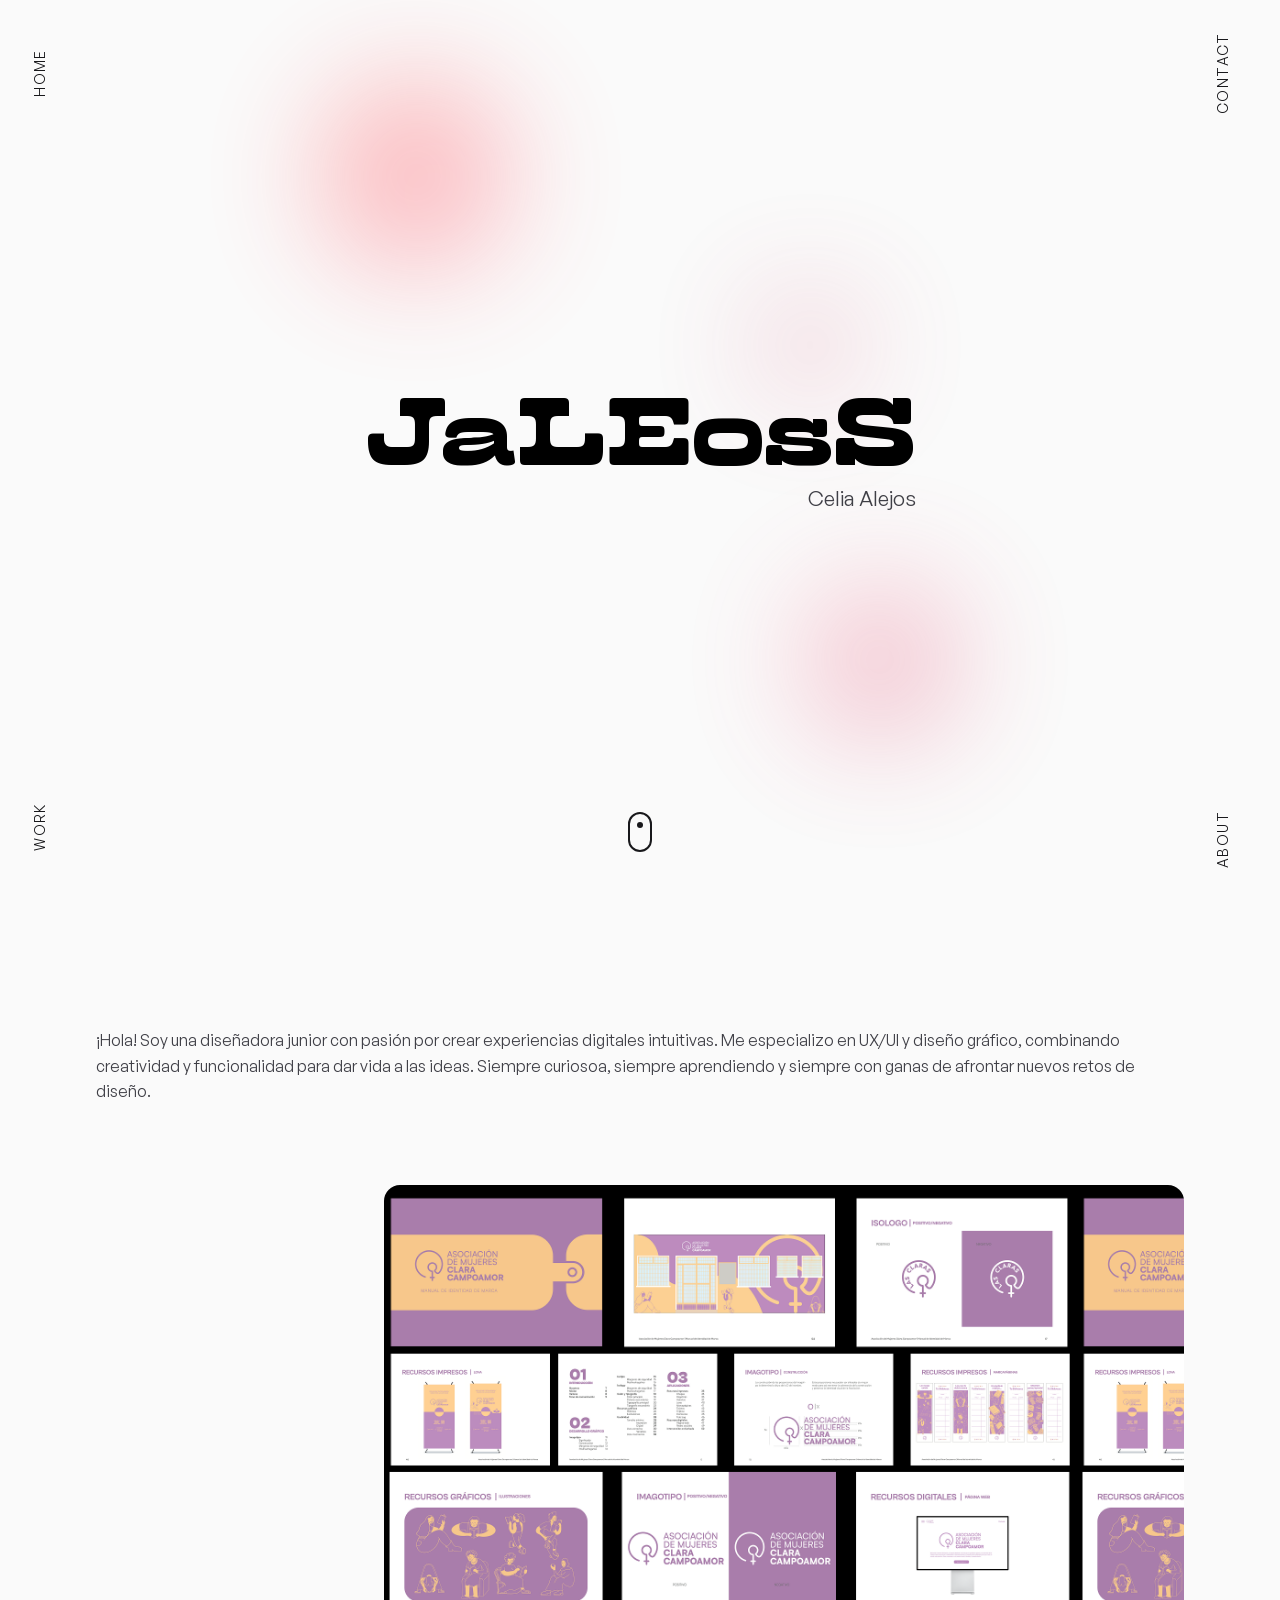
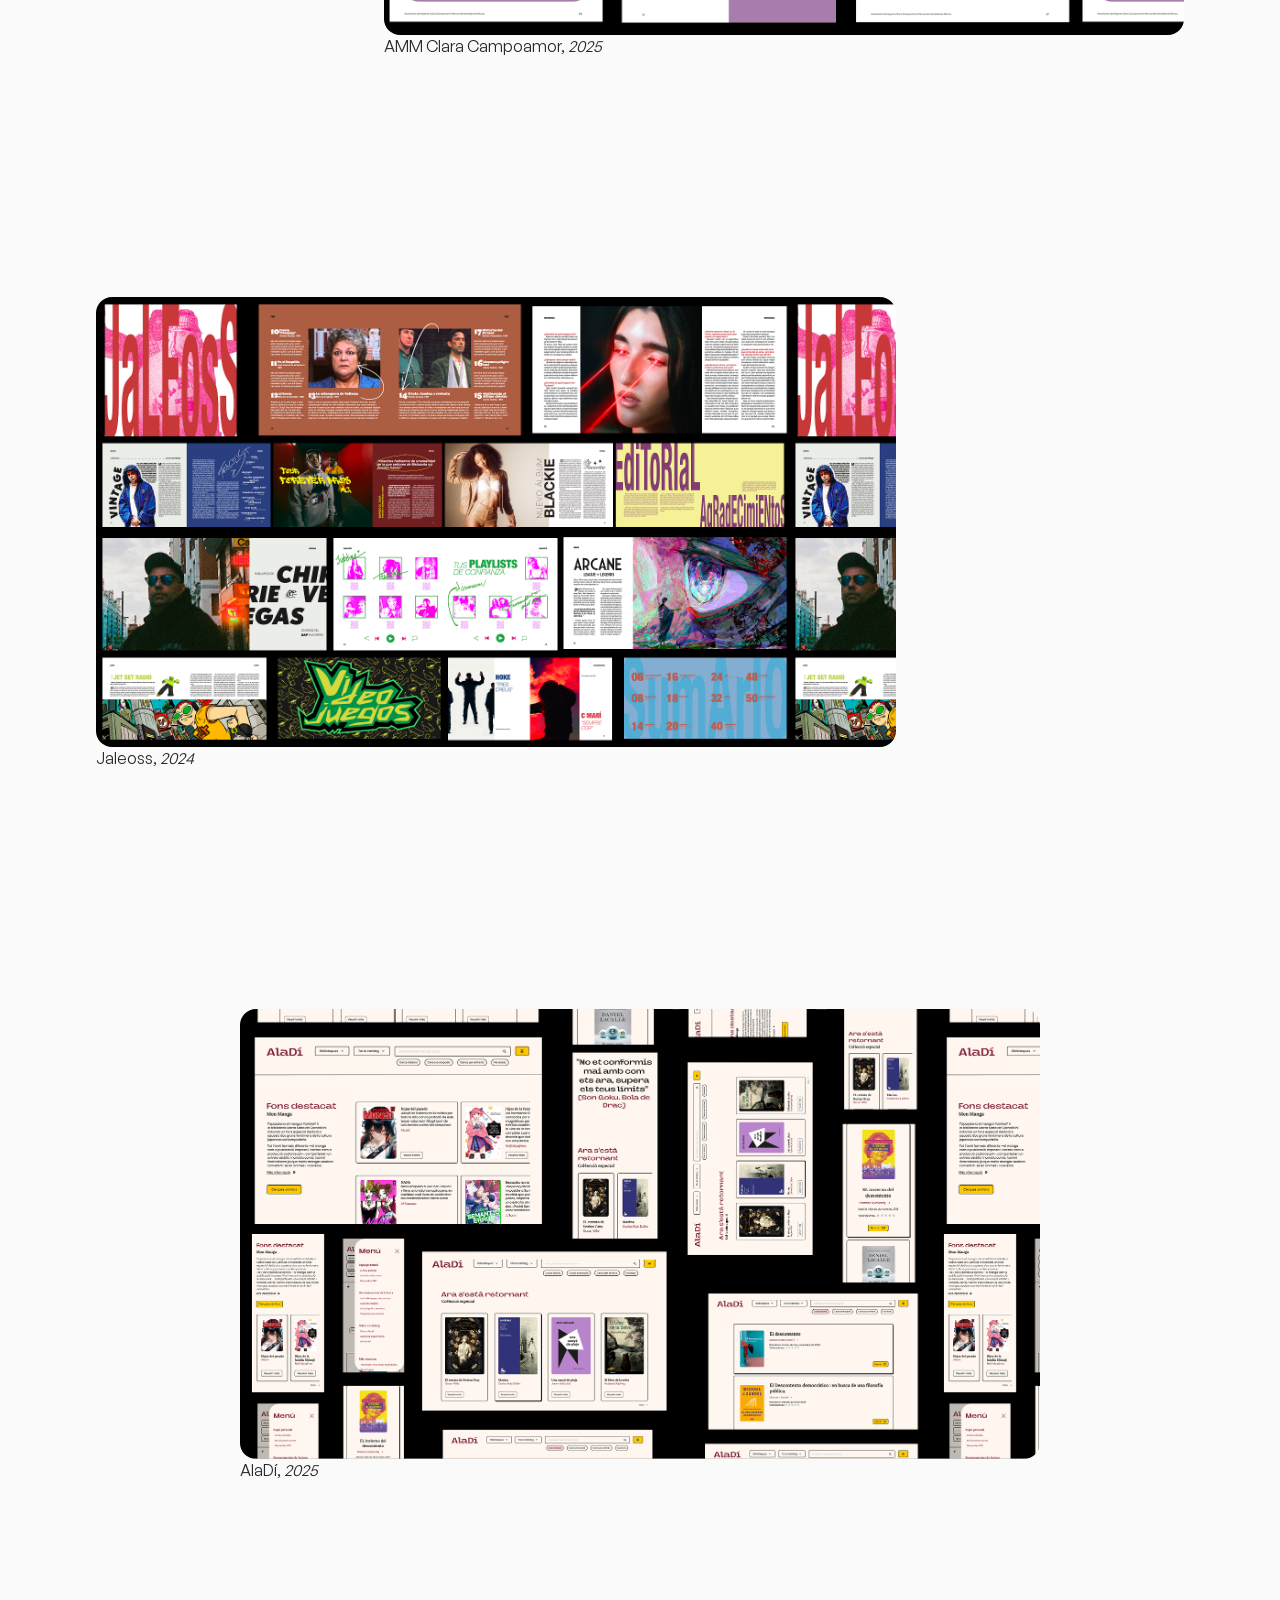
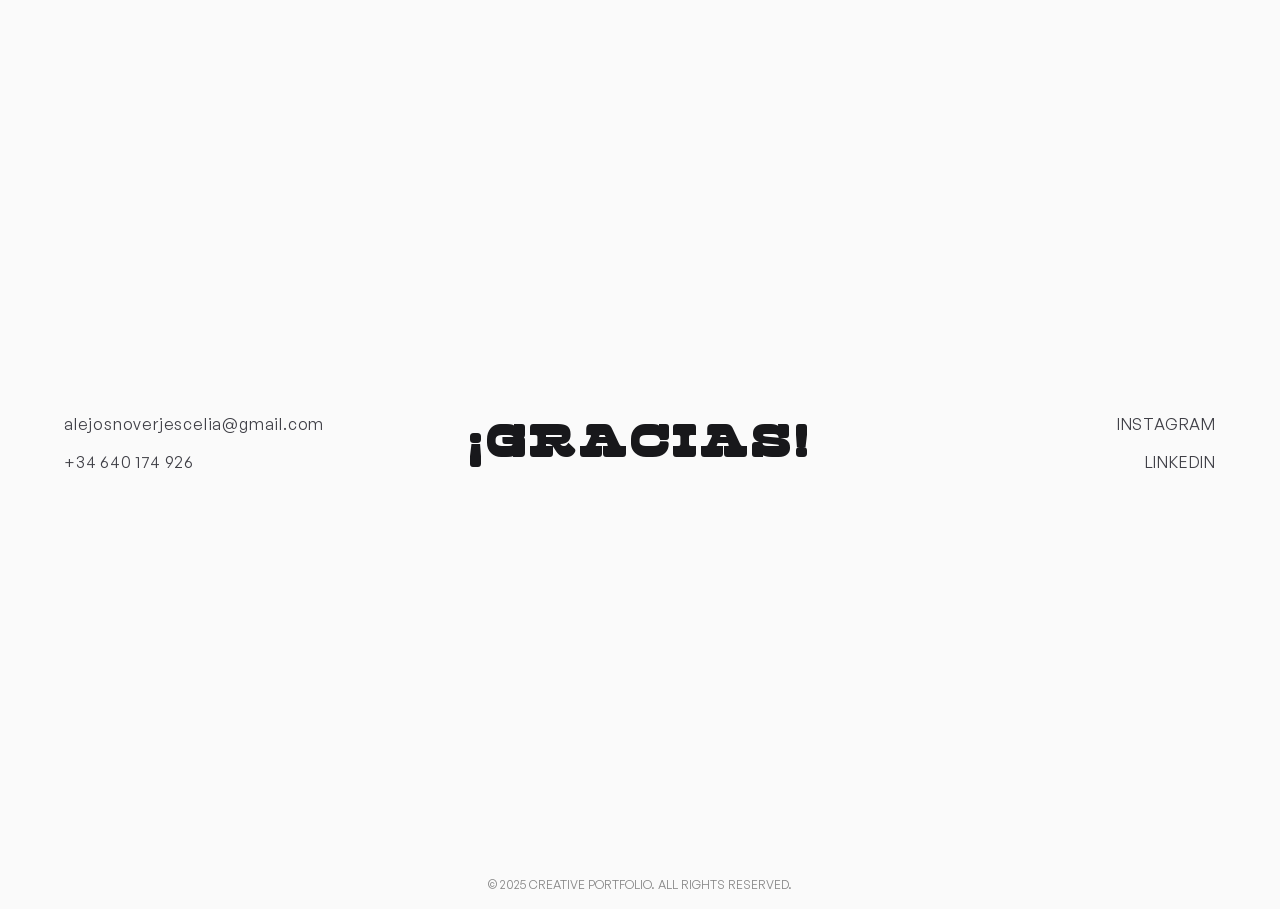
<file: index.html>
<!DOCTYPE html>
<html lang="en">
<head>
    <meta charset="UTF-8">
    <meta name="viewport" content="width=device-width, initial-scale=1.0">
    <title>Creative Portfolio</title>
    <link rel="stylesheet" href="styles.css">
</head>
<body>
    <!-- Navegación Izquierda -->
    <nav class="nav-left">
        <a href="#home" class="nav-link">Home</a>
        <a href="#work" class="nav-link">Work</a>
    </nav>

    <!-- Navegación Derecha -->
    <nav class="nav-right">
        <a href="#contact" class="nav-link">Contact</a>
        <a href="about/index.html" class="nav-link">About</a>
    </nav>

    <!-- Hero Section -->
    <section class="hero-section" id="home">
        <!-- Animación background elements -->
        <div class="bg-blob blob-1"></div>
        <div class="bg-blob blob-2"></div>
        <div class="bg-blob blob-3"></div>

        <div class="hero-content">
            <h1 class="hero-title">JaLEosS</h1>
            <h2 class="hero-subtitle">Celia Alejos</h2>
        </div>


        <!-- Scroll indicator -->
        <div class="scroll-indicator">
            <div class="scroll-indicator-border">
                <div class="scroll-indicator-dot"></div>
            </div>
        </div>
    </section>

    <!-- Projects Section -->
    <section class="projects-section" id="work">
        <div class="bio-container">
            <p class="bio-text">
                ¡Hola! Soy una diseñadora junior con pasión por crear experiencias digitales intuitivas.
                Me especializo en UX/UI y diseño gráfico, combinando creatividad y funcionalidad para dar vida a las ideas.
                Siempre curiosoa, siempre aprendiendo y siempre con ganas de afrontar nuevos retos de diseño.
            </p>
        </div>

        <div class="projects-grid" id="projects-container"></div>
    </section>
           

    <!-- Footer -->
    <footer class="footer-fullscreen" id="contact">
    <div class="footer-main-content">
        <div class="footer-side footer-left-side">
            <a href="mailto:tu@email.com" class="footer-link">alejosnoverjescelia@gmail.com</a>
            <p class="footer-text">+34 640 174 926</p>
        </div>

        <div class="footer-center-side">
            <h3 class="thank-you">¡GRACIAS!</h3>
        </div>

        <div class="footer-side footer-right-side">
            <a href="https://www.instagram.com/jaleoss_/" target="_blank" class="footer-link">INSTAGRAM</a>
            <a href="https://www.linkedin.com/in/celia-alejos-noverjes" target="_blank" class="footer-link">LINKEDIN</a>
        </div>
    </div>

    <div class="footer-copyright-bar">
        <p>© 2025 Creative Portfolio. All rights reserved.</p>
    </div>
</footer>

    <script src="script.js"></script>
</body>
</html>
</file>
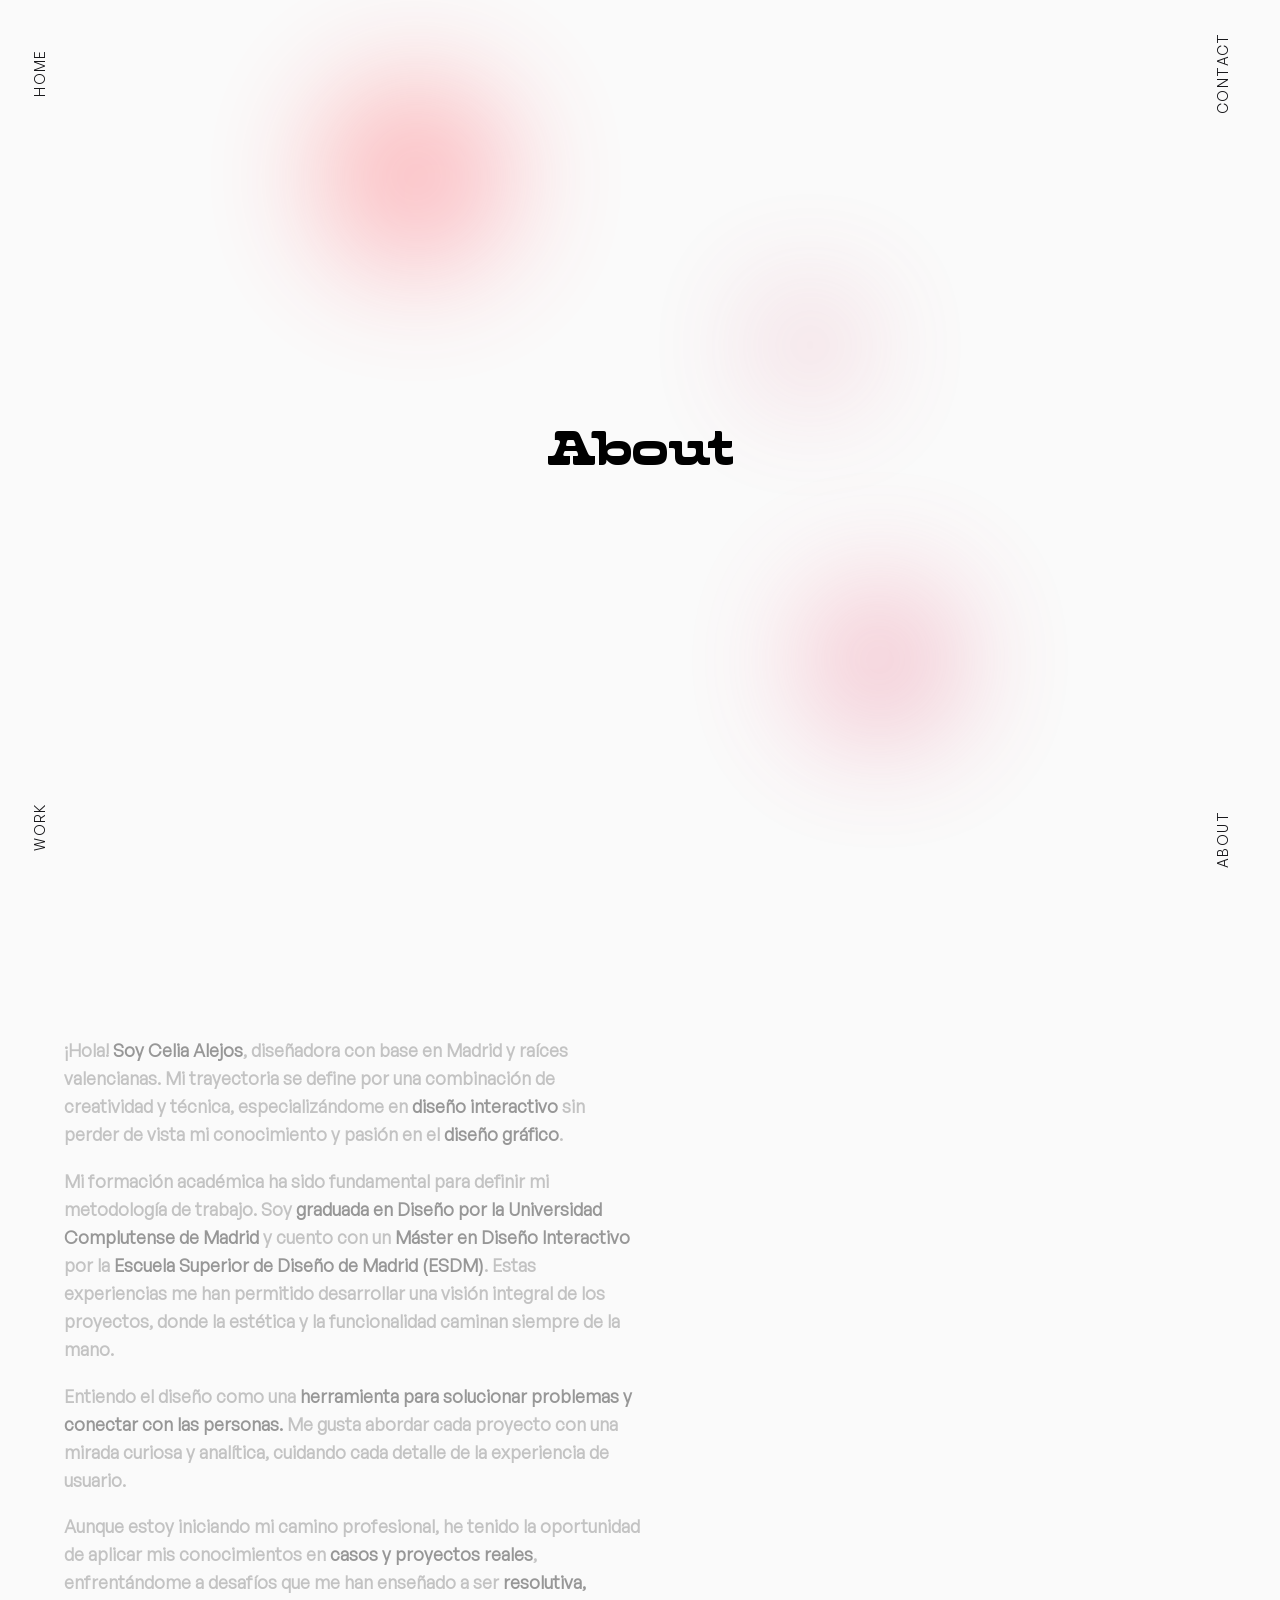
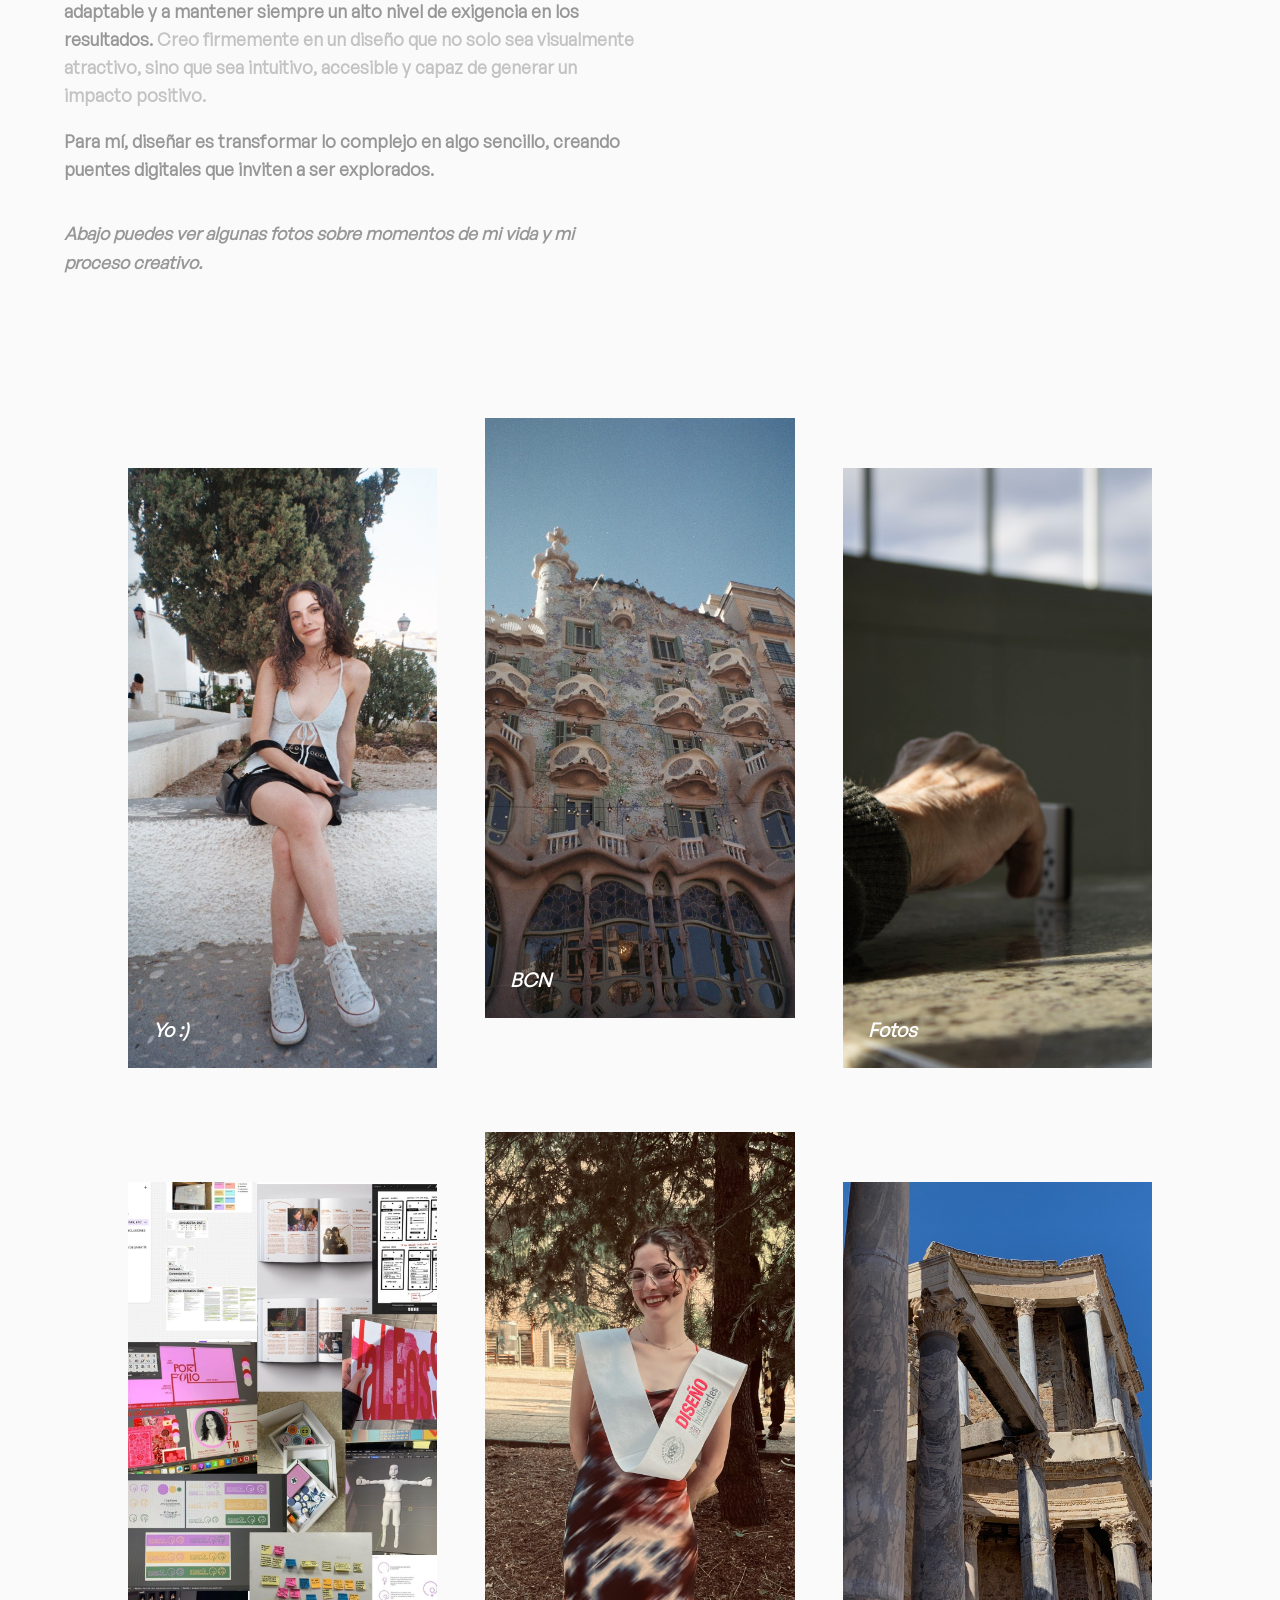
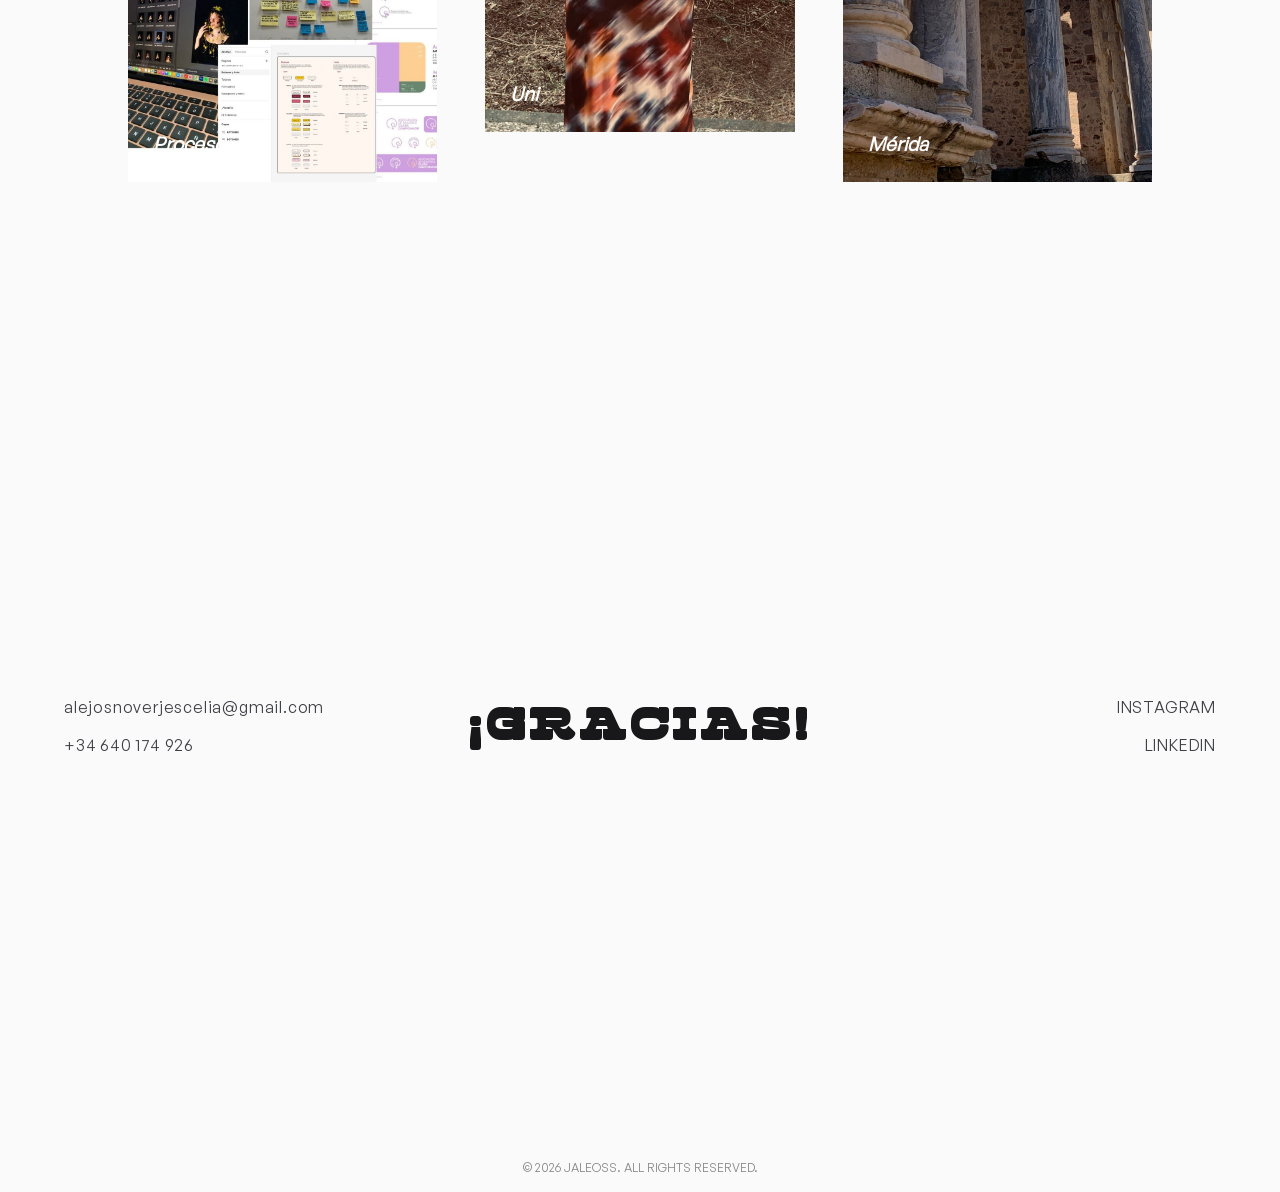
<file: about/index.html>
<!DOCTYPE html>
<html lang="en">
<head>
    <meta charset="UTF-8">
    <meta name="viewport" content="width=device-width, initial-scale=1.0">
    <title>Creative Portfolio</title>
    <link rel="stylesheet" href="styles.css">
</head>
<body>
    <!-- Navegación Izquierda -->
    <nav class="nav-left">
        <a href="../index.html" class="nav-link">Home</a>
        <a href="../index.html#work" class="nav-link">Work</a>
    </nav>

    <!-- Navegación Derecha -->
    <nav class="nav-right">
        <a href="#contact" class="nav-link">Contact</a>
        <a href="../about/index.html" class="nav-link">About</a>
    </nav>

    <!-- Hero Section -->
    <section class="hero-section" id="home">
        <div class="bg-blob blob-1"></div>
        <div class="bg-blob blob-2"></div>
        <div class="bg-blob blob-3"></div>

        <div class="hero-content">
            <h1 class="hero-title">About</h1>
        </div>
    </section>

    <!-- Bio -->
    <section class="bio-description-section">
        <div class="description-container">
            <p class="description-text">
            ¡Hola! <span style="color: rgb(151, 151, 151);">Soy Celia Alejos</span>, diseñadora con base en
            Madrid y raíces valencianas.
            Mi trayectoria se define por una combinación de creatividad y técnica, 
            especializándome en <span style="color: rgb(151, 151, 151);">diseño interactivo</span> sin perder 
            de vista mi conocimiento y pasión en el <span style="color: rgb(151, 151, 151);">diseño gráfico</span>.
            </p>
            <br>
            <p class="description-text">
            Mi formación académica ha sido fundamental para definir mi metodología de trabajo. 
            Soy <span style="color: rgb(151, 151, 151);">graduada en Diseño por la Universidad Complutense de Madrid </span> 
            y cuento con un <span style="color: rgb(151, 151, 151);">Máster en Diseño Interactivo</span> 
            por la <span style="color: rgb(151, 151, 151);">Escuela Superior de Diseño de Madrid (ESDM)</span>. 
            Estas experiencias me han permitido desarrollar una visión integral de los proyectos, 
            donde la estética y la funcionalidad caminan siempre de la mano.
            </p>
            <br>
            <p class="description-text">
            Entiendo el diseño como una <span style="color: rgb(151, 151, 151);">herramienta para solucionar problemas y conectar con las personas.</span> 
            Me gusta abordar cada proyecto con una mirada curiosa y analítica, cuidando cada detalle de la experiencia de usuario. 
            </p>
            <br>
            <p class="description-text">
            Aunque estoy iniciando mi camino profesional, he tenido la oportunidad de aplicar mis 
            conocimientos en <span style="color: rgb(151, 151, 151);">casos y proyectos reales</span>, enfrentándome a desafíos 
            que me han enseñado a ser <span style="color: rgb(151, 151, 151);">resolutiva, adaptable y a mantener siempre un alto nivel de exigencia en los resultados.</span> 
            Creo firmemente en un diseño que no solo sea visualmente atractivo, sino que sea intuitivo, accesible y capaz de generar un impacto positivo.
            </p>
            <br>
            <p class="description-text" style="color: rgb(151, 151, 151);">
            Para mí, diseñar es transformar lo complejo en algo sencillo, creando puentes digitales que inviten a ser explorados.
            </p>
            <br>
            <br>
            <p class="description-text" style="font-style: italic; color: rgb(151, 151, 151);">
            Abajo puedes ver algunas fotos sobre momentos de mi vida y mi proceso creativo.
            </p>
        </div>
    </section>

    <section class="photo-grid-section">
        <div class="grid-container">
            <div class="grid-item item-1">
                <img src="../about/imagenes/tu-foto-1.jpeg" alt="Celia Alejos">
                <div class="grid-item-overlay">
                    <div class="overlay-text">Yo :)</div>
                </div>
            </div>
            <div class="grid-item item-2 offset-up">
                <img src="../about/imagenes/tu-foto-2.jpeg" alt="Trabajo creativo">
                <div class="grid-item-overlay">
                    <div class="overlay-text">BCN</div>
                </div>
            </div>
            <div class="grid-item item-3">
                <img src="../about/imagenes/tu-foto-3.jpg" alt="Detalle diseño">
                <div class="grid-item-overlay">
                    <div class="overlay-text">Fotos</div>
                </div>
            </div>
            <div class="grid-item item-4 offset-down">
                <img src="../about/imagenes/tu-foto-4.jpg" alt="Inspiración">
                <div class="grid-item-overlay">
                    <div class="overlay-text">Proceso</div>
                </div>
            </div>
            <div class="grid-item item-5">
                <img src="../about/imagenes/tu-foto-5.jpg" alt="Proceso">
                <div class="grid-item-overlay">
                    <div class="overlay-text">Uni</div>
                </div>
            </div>
            <div class="grid-item item-6 offset-down">
                <img src="../about/imagenes/tu-foto-6.jpeg" alt="Celia en Madrid">
                <div class="grid-item-overlay">
                    <div class="overlay-text">Mérida</div>
                </div>
            </div>
        </div>
    </section>


    <!-- Footer -->
    <footer class="footer-fullscreen" id="contact">
    <div class="footer-main-content">
        <div class="footer-side footer-left-side">
            <a href="mailto:tu@email.com" class="footer-link">alejosnoverjescelia@gmail.com</a>
            <p class="footer-text">+34 640 174 926</p>
        </div>

        <div class="footer-center-side">
            <h3 class="thank-you">¡GRACIAS!</h3>
        </div>

        <div class="footer-side footer-right-side">
            <a href="https://www.instagram.com/jaleoss_/" target="_blank" class="footer-link">INSTAGRAM</a>
            <a href="www.linkedin.com/in/celia-alejos-noverjes" target="_blank" class="footer-link">LINKEDIN</a>
        </div>
    </div>

    <div class="footer-copyright-bar">
        <p>© 2026 JaLEosS. All rights reserved.</p>
    </div>
</footer>

    <script src="../jaleoss/script.js"></script>
</body>
</html>
</file>
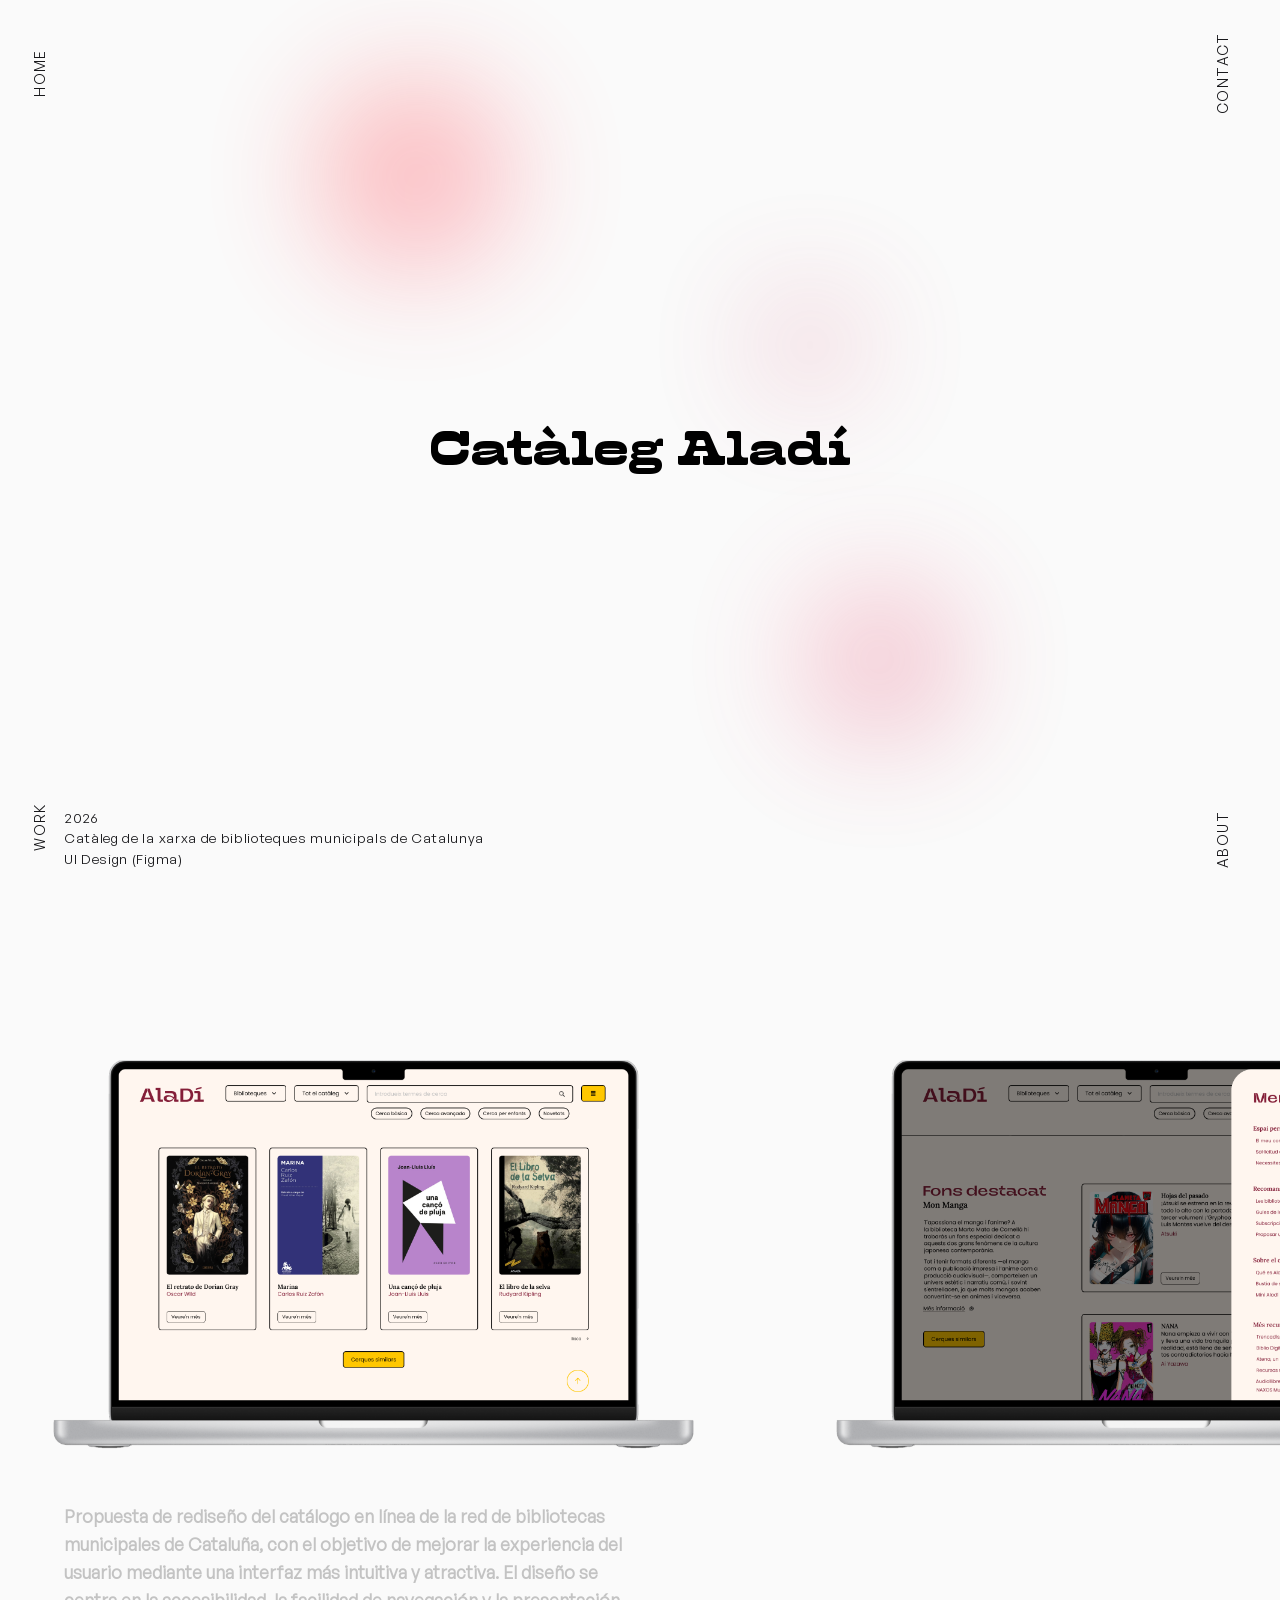
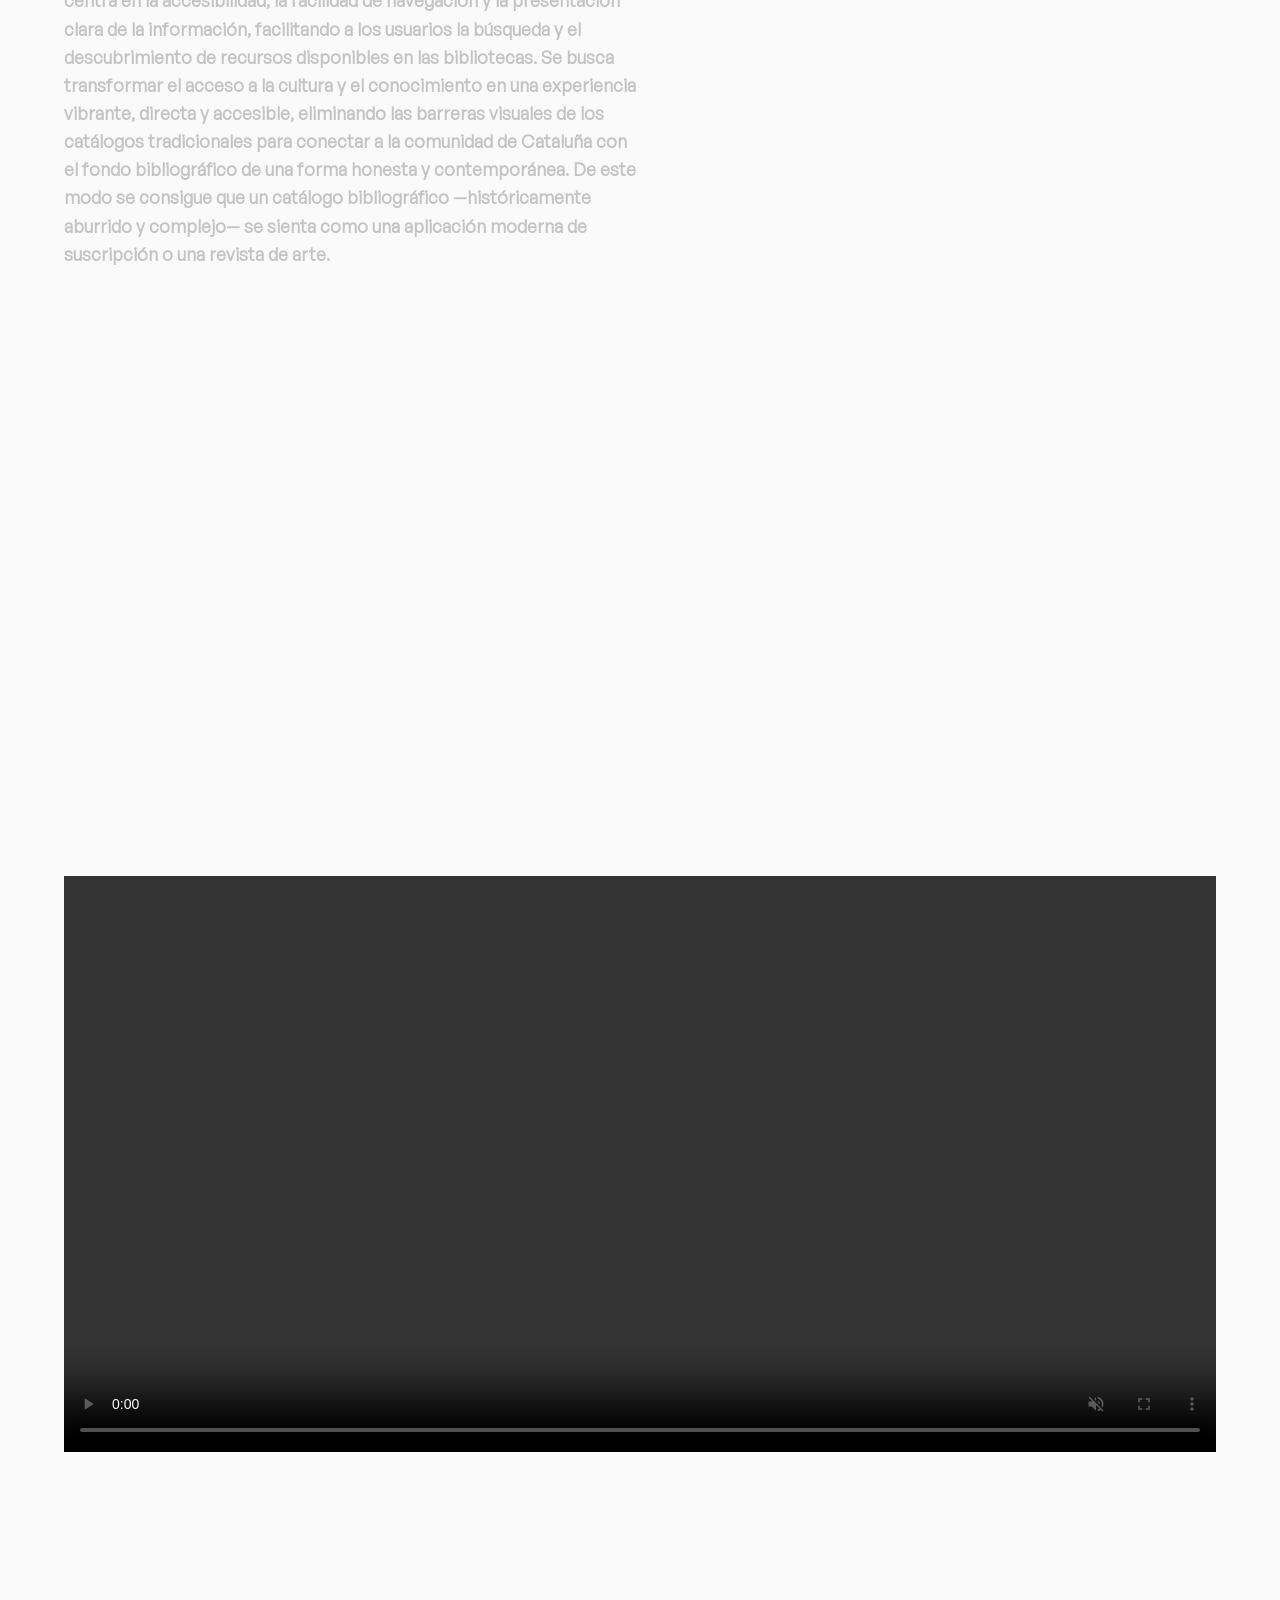
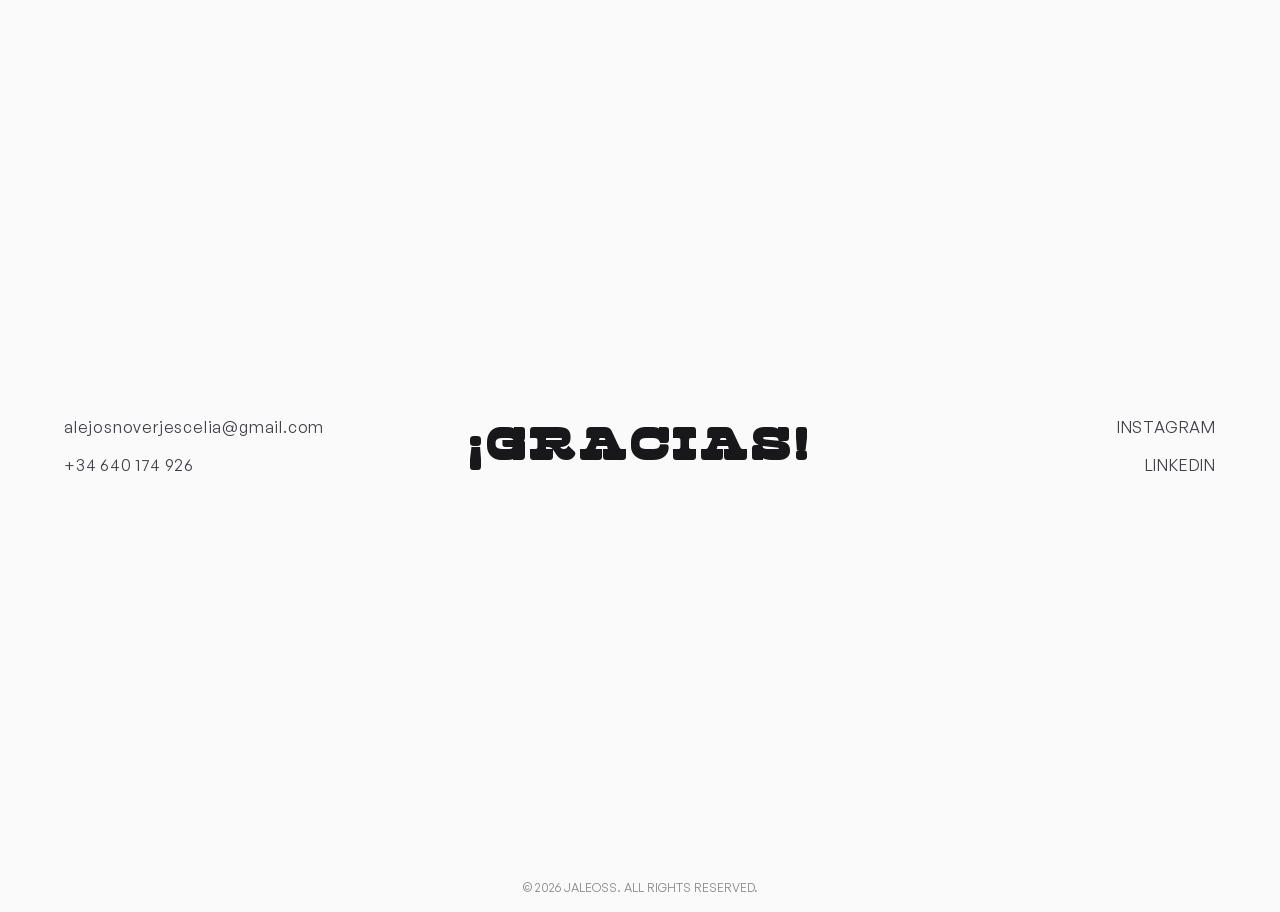
<file: aladi/index.html>
<!DOCTYPE html>
<html lang="en">
<head>
    <meta charset="UTF-8">
    <meta name="viewport" content="width=device-width, initial-scale=1.0">
    <title>Creative Portfolio</title>
    <link rel="stylesheet" href="styles.css">
</head>
<body>
    <!-- Navegación Izquierda -->
    <nav class="nav-left">
        <a href="../index.html" class="nav-link">Home</a>
        <a href="../index.html#work" class="nav-link">Work</a>
    </nav>

    <!-- Navegación Derecha -->
    <nav class="nav-right">
        <a href="#contact" class="nav-link">Contact</a>
        <a href="../about/index.html" class="nav-link">About</a>
    </nav>

    <!-- Hero Section -->
    <section class="hero-section" id="home">
        <!-- Animación background elements -->
        <div class="bg-blob blob-1"></div>
        <div class="bg-blob blob-2"></div>
        <div class="bg-blob blob-3"></div>

        <div class="hero-content">
            <h1 class="hero-title">Catàleg Aladí</h1>
        </div>

        <div class="project-info-bottom">
            <p class="project-info-item">2026</p>
            <a href="https://www.instagram.com/las_claras" class="project-info-link" target="_blank">Catàleg de la xarxa de biblioteques municipals de Catalunya</a>
            <p class="project-info-item">UI Design (Figma)</p>
        </div>
    </section>

    <!-- Project section -->
     <section class="work-content">
        <div class="carousel-container" id="carousel">
            <div class="carousel-track">
                <img src="../aladi/imagenes/recurso1.png" alt="Tarjeta presentación" class="carousel-image">
                <img src="../aladi/imagenes/recurso2.png" alt="Tarjeta presentación" class="carousel-image">
                <img src="../aladi/imagenes/recurso3.png" alt="Tarjeta presentación" class="carousel-image">
                <img src="../aladi/imagenes/recurso4.png" alt="Tarjeta presentación" class="carousel-image">
                <img src="../aladi/imagenes/recurso5.png" alt="Tarjeta presentación" class="carousel-image">
                <img src="../aladi/imagenes/recurso6.png" alt="Tarjeta presentación" class="carousel-image">                
            </div>
        </div>
    </section>

    <section class="project-description-section">
    <div class="description-container">
        <p class="description-text">
            Propuesta de rediseño del catálogo en línea de la 
            red de bibliotecas municipales de Cataluña, con el 
            objetivo de mejorar la experiencia del usuario 
            mediante una interfaz más intuitiva y atractiva. 
            El diseño se centra en la accesibilidad, la 
            facilidad de navegación y la presentación clara 
            de la información, facilitando a los usuarios la
            búsqueda y el descubrimiento de recursos 
            disponibles en las bibliotecas.
            Se busca transformar el acceso a la cultura y el conocimiento en una experiencia vibrante,
            directa y accesible, eliminando las barreras visuales de los catálogos tradicionales para
            conectar a la comunidad de Cataluña con el fondo bibliográfico de una forma honesta y contemporánea.
            De este modo se consigue que un catálogo bibliográfico —históricamente aburrido y
            complejo— se sienta como una aplicación moderna de suscripción o una revista de arte.

        </p>
    </div>
    </section>

    <section class="project-video-section">
        <div class="video-container">
            <video autoplay muted loop playsinline controls class="project-video">
                <source src="../aladi/video/video-aladi.mp4" type="video/mp4">
            </video>
        </div>
    </section>

    <!-- Footer -->
    <footer class="footer-fullscreen" id="contact">
    <div class="footer-main-content">
        <div class="footer-side footer-left-side">
            <a href="mailto:tu@email.com" class="footer-link">alejosnoverjescelia@gmail.com</a>
            <p class="footer-text">+34 640 174 926</p>
        </div>

        <div class="footer-center-side">
            <h3 class="thank-you">¡GRACIAS!</h3>
        </div>

        <div class="footer-side footer-right-side">
            <a href="https://www.instagram.com/jaleoss_/" target="_blank" class="footer-link">INSTAGRAM</a>
            <a href="www.linkedin.com/in/celia-alejos-noverjes" target="_blank" class="footer-link">LINKEDIN</a>
        </div>
    </div>

    <div class="footer-copyright-bar">
        <p>© 2026 JaLEosS. All rights reserved.</p>
    </div>
</footer>

    <script src="../jaleoss/script.js"></script>
</body>
</html>
</file>
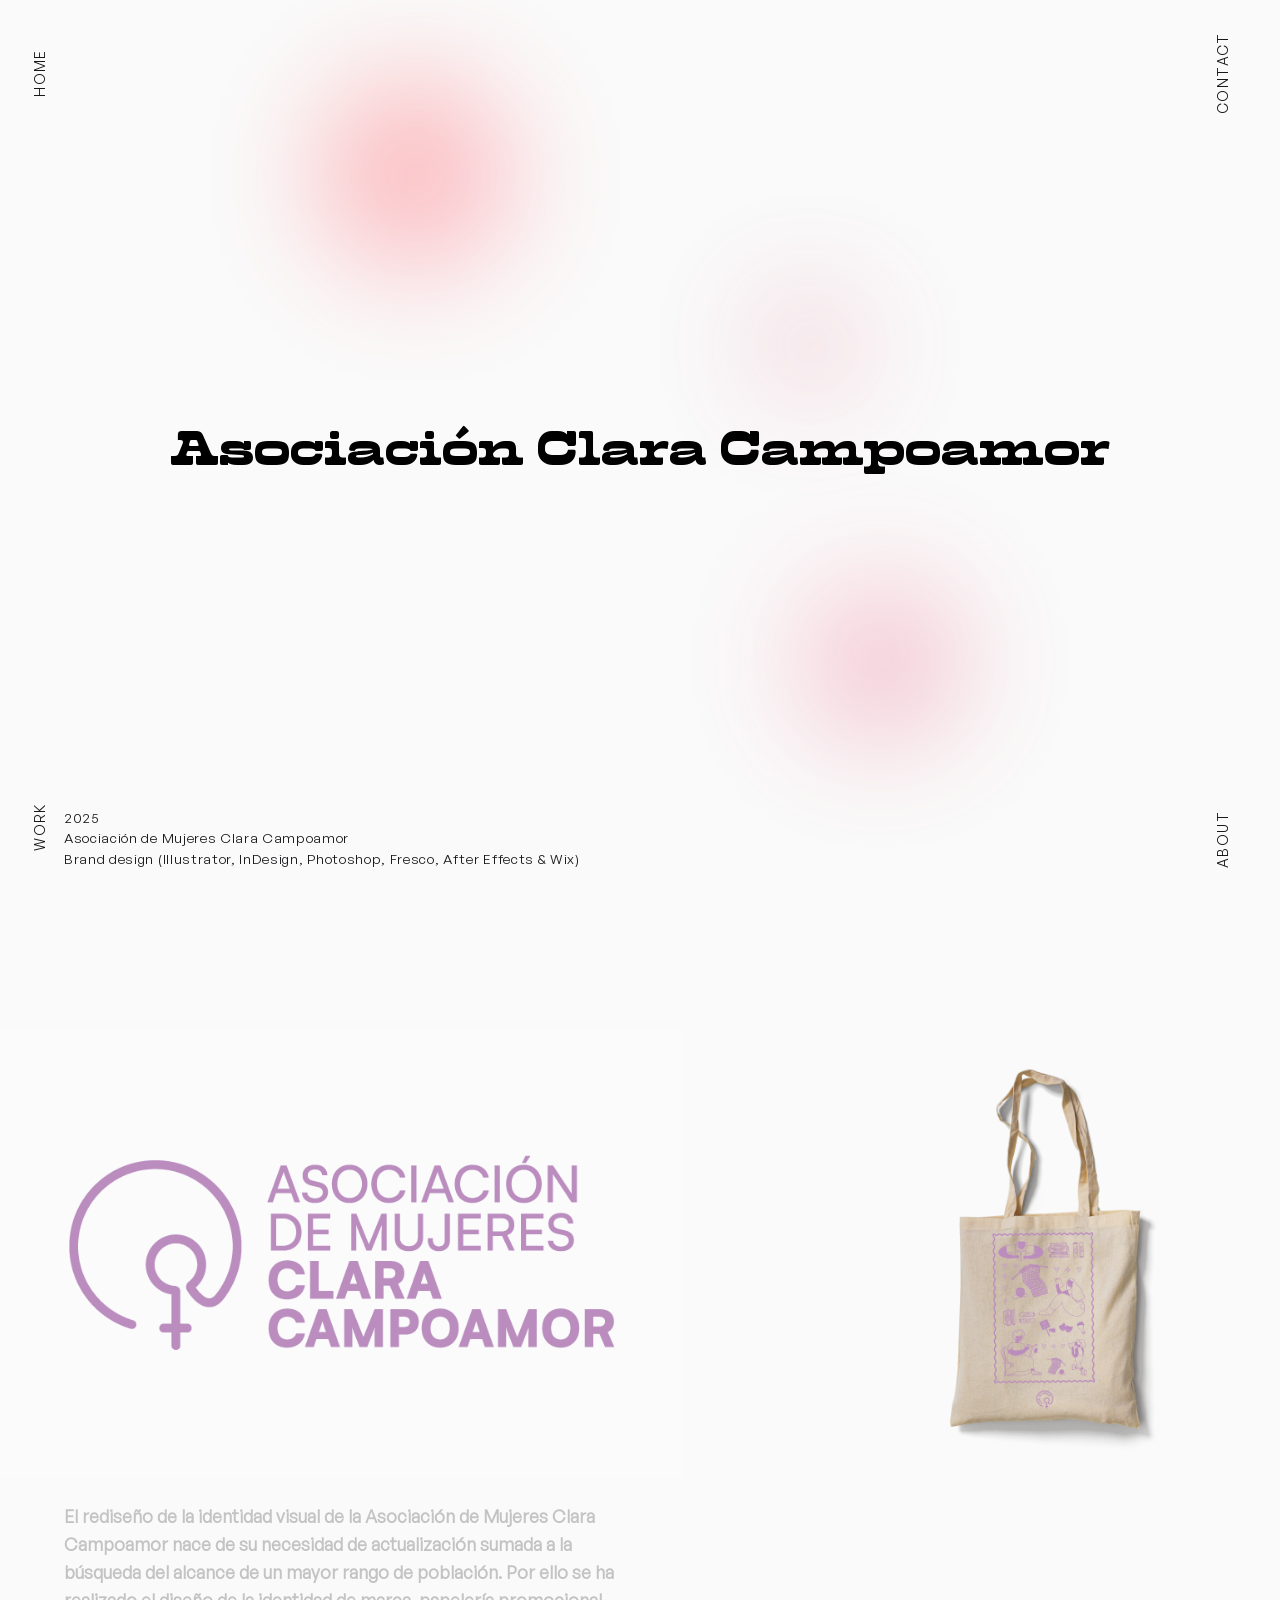
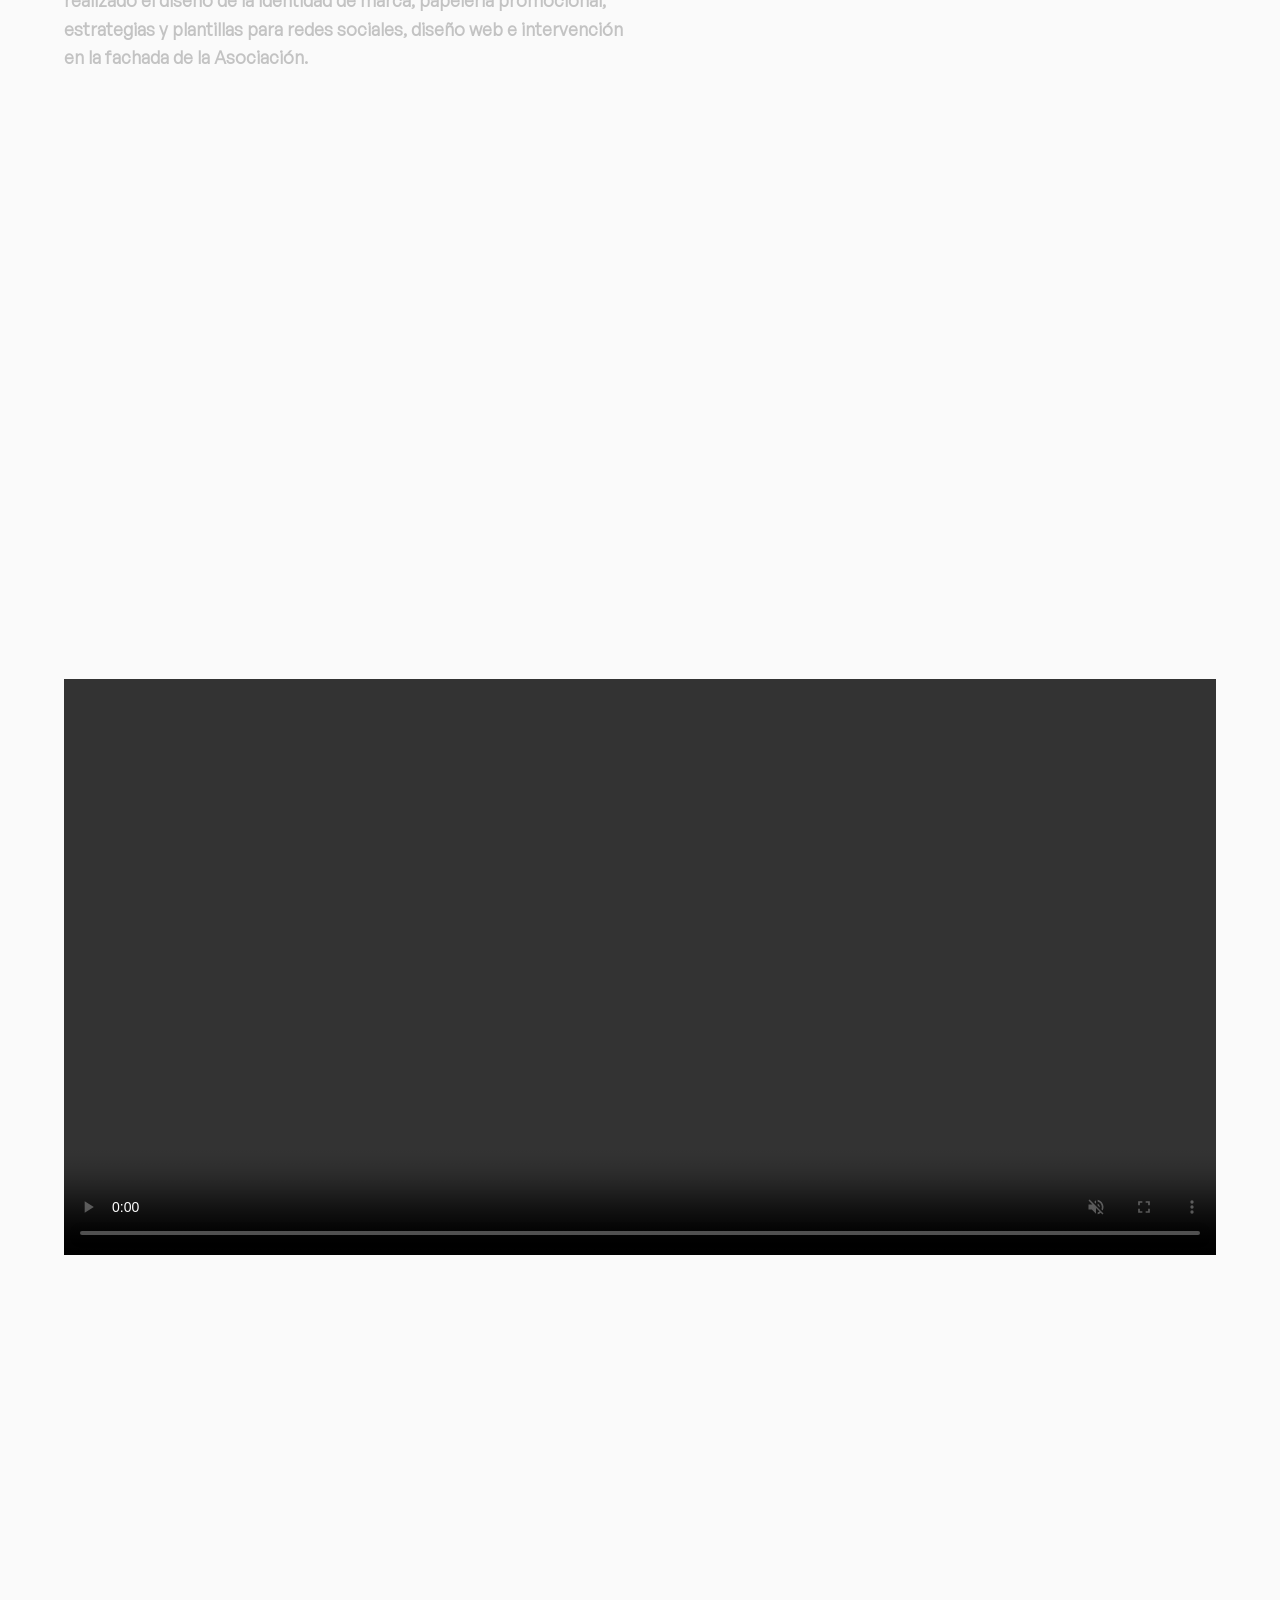
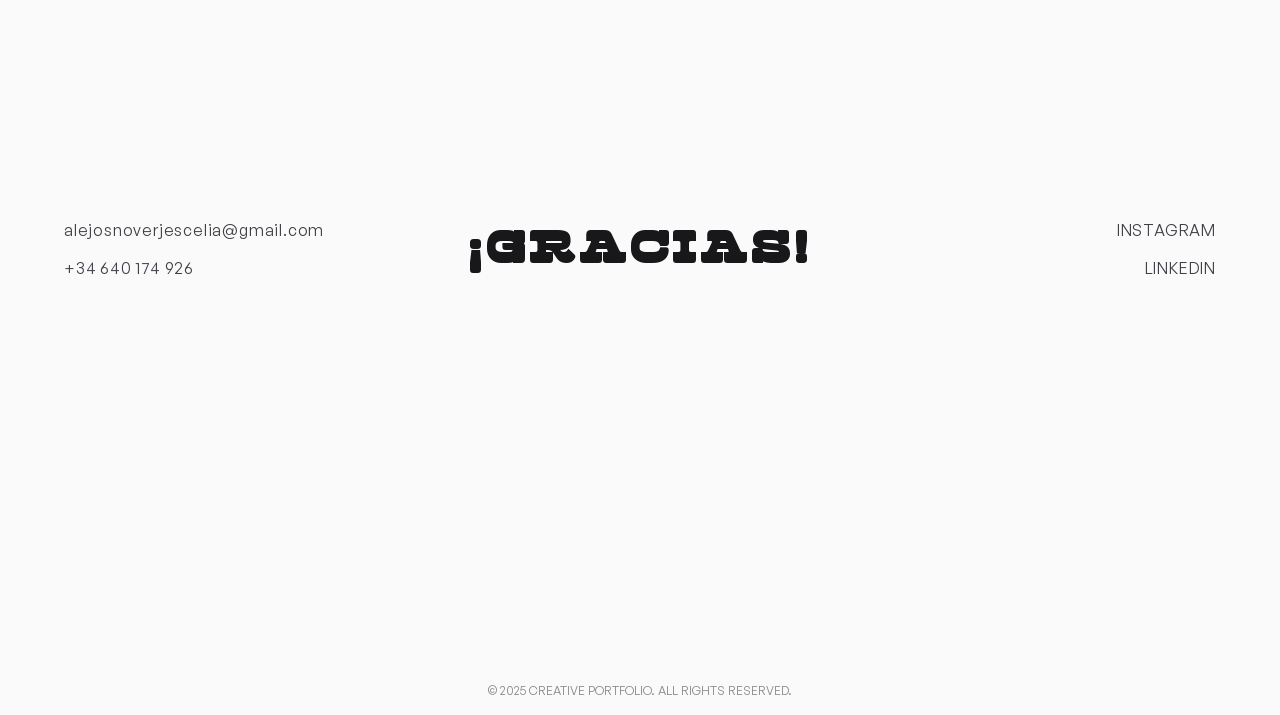
<file: clara-campoamor/index.html>
<!DOCTYPE html>
<html lang="en">
<head>
    <meta charset="UTF-8">
    <meta name="viewport" content="width=device-width, initial-scale=1.0">
    <title>Creative Portfolio</title>
    <link rel="stylesheet" href="styles.css">
</head>
<body>
    <!-- Navegación Izquierda -->
    <nav class="nav-left">
        <a href="../index.html" class="nav-link">Home</a>
        <a href="../index.html#work" class="nav-link">Work</a>
    </nav>

    <!-- Navegación Derecha -->
    <nav class="nav-right">
        <a href="#contact" class="nav-link">Contact</a>
        <a href="../about/index.html" class="nav-link">About</a>
    </nav>

    <!-- Hero Section -->
    <section class="hero-section" id="home">
        <!-- Animación background elements -->
        <div class="bg-blob blob-1"></div>
        <div class="bg-blob blob-2"></div>
        <div class="bg-blob blob-3"></div>

        <div class="hero-content">
            <h1 class="hero-title">Asociación Clara Campoamor</h1>
        </div>

        <div class="project-info-bottom">
            <p class="project-info-item">2025</p>
            <a href="https://www.instagram.com/las_claras" class="project-info-link" target="_blank">Asociación de Mujeres Clara Campoamor</a>
            <p class="project-info-item">Brand design (Illustrator, InDesign, Photoshop, Fresco, After Effects & Wix)</p>
        </div>
    </section>

    <!-- Project section -->
     <section class="work-content">
        <div class="carousel-container" id="carousel">
            <div class="carousel-track">
                <img src="../clara-campoamor/imagenes/Recurso 1.png" alt="Tarjeta presentación" class="carousel-image">
                <img src="../clara-campoamor/imagenes/Recurso 2.png" alt="Totebag" class="carousel-image">
                <img src="../clara-campoamor/imagenes/Recurso 3.png" alt="marcapaginas" class="carousel-image">
                <img src="../clara-campoamor/imagenes/Recurso 4.png" alt="camiseta" class="carousel-image">
                <img src="../clara-campoamor/imagenes/Recurso 5.png" alt="web" class="carousel-image">
                <img src="../clara-campoamor/imagenes/Recurso 6.png" alt="web" class="carousel-image">
            </div>
        </div>
    </section>

    <section class="project-description-section">
    <div class="description-container">
        <p class="description-text">
            El rediseño de la identidad visual de la Asociación 
            de Mujeres Clara Campoamor nace de su necesidad 
            de actualización sumada a la búsqueda del alcance 
            de un mayor rango de población. Por ello se ha 
            realizado el diseño de la identidad de marca, 
            papelería promocional, estrategias y plantillas para 
            redes sociales, diseño web e intervención en la 
            fachada de la Asociación.
        </p>
    </div>
    </section>

    <section class="project-video-section">
        <div class="video-container">
            <video autoplay muted loop playsinline controls class="project-video">
                <source src="../clara-campoamor/video/Comp 1.mp4" type="video/mp4">
            </video>
        </div>
    </section>

    <!-- Footer -->
    <footer class="footer-fullscreen" id="contact">
    <div class="footer-main-content">
        <div class="footer-side footer-left-side">
            <a href="mailto:tu@email.com" class="footer-link">alejosnoverjescelia@gmail.com</a>
            <p class="footer-text">+34 640 174 926</p>
        </div>

        <div class="footer-center-side">
            <h3 class="thank-you">¡GRACIAS!</h3>
        </div>

        <div class="footer-side footer-right-side">
            <a href="https://www.instagram.com/jaleoss_/" target="_blank" class="footer-link">INSTAGRAM</a>
            <a href="www.linkedin.com/in/celia-alejos-noverjes" target="_blank" class="footer-link">LINKEDIN</a>
        </div>
    </div>

    <div class="footer-copyright-bar">
        <p>© 2025 Creative Portfolio. All rights reserved.</p>
    </div>
</footer>

    <script src="../clara-campoamor/script.js"></script>
</body>
</html>
</file>
<file: styles.css>
/* BOXING FONT */
@font-face {
    font-family: 'Boxing';
    src: url('./fonts/Boxing-Regular.woff2') format('woff2');
    font-weight: normal;
    font-style: normal;
}

/* GENERAL SANS FONT */
@font-face {
    font-family: 'General Sans';
    src: url('./fonts/GeneralSans-Regular.woff2') format('woff2');
    font-weight: 400;
    font-style: normal;
    font-display: swap;
}
* {
    margin: 0;
    padding: 0;
    box-sizing: border-box;
}

html {
    font-size: 16px;
    scroll-behavior: smooth;
}

body {
    background-color: #fafafa;
    color: #18181b;
    font-family: 'General Sans', sans-serif; /* Definido globalmente para no repetirlo */
    -webkit-font-smoothing: antialiased;
    overflow-x: hidden;
}

/* NAVEGACIÓN */
.nav-left,
.nav-right {
    position: fixed;
    top: 0;
    height: 100vh;
    display: flex;
    flex-direction: column;
    z-index: 50;
    padding: 3rem 0;
}

.nav-left {
    left: 0;
    justify-content: space-between;
}

.nav-right {
    right: 0;
    justify-content: space-between;
}

.nav-link {
    font-family: 'General Sans', sans-serif;
    font-size: 0.875rem;
    letter-spacing: 0.1em;
    text-transform: uppercase;
    color: #18181b;
    font-weight: 400;
    text-decoration: none;
    padding: 1rem;
    transform: rotate(-90deg);
    white-space: nowrap;
    transition: color 0.3s ease;
}

.nav-link:hover {
    color: #ff2222;
}

/* HERO */
.hero-section {
    flex-direction: column;
    height: 100vh;
    display: flex;
    align-items: center;
    justify-content: center;
    position: relative;
    overflow: hidden;
}

/* Contenedor del grupo de texto */
.hero-content {
    display: flex;
    flex-direction: column;
    align-items: flex-end;
    z-index: 10;
}

.hero-title {
    font-size: clamp(3rem, 8vw, 8rem);
    font-weight: 200;
    color: #000000;
    font-family: 'Boxing', 'Black Ops One', 'Impact', sans-serif;
    line-height: 0.9;
    margin: 0;
    text-align: right;
    opacity: 0;
    transform: scale(0.8);
    animation: fadeInScale 1s ease-out 0.2s forwards;
}

.hero-subtitle {
    font-family: 'General Sans', sans-serif;
    font-weight: 300;
    color: #3f3f46;
    font-size: 1.3rem;
    margin-top: 0.3rem;
    text-align: right;
    opacity: 0;
    animation: fadeInSimple 1s ease-out 0.5s forwards;
}

@keyframes fadeInSimple {
    to { opacity: 1; }
}

@keyframes fadeInScale {
    to {
        opacity: 1;
        transform: scale(1);
    }
}

/* Animated Background Blobs */
.bg-blob {
    position: absolute;
    border-radius: 50%;
    filter: blur(60px);
    opacity: 0.3;
}

.blob-1 {
    top: 5rem;
    left: 25%;
    width: 12rem;
    height: 12rem;
    background: linear-gradient(135deg, #ff0000, #ff4d6d);
    animation: float 5s ease-in-out infinite;
}
.blob-2 {
    bottom: 10rem;
    right: 25%;
    width: 10rem;
    height: 10rem;
    background: linear-gradient(135deg, #ff758f, #c9184a);
    animation: float 6s ease-in-out 1s infinite;
}
.blob-3 {
    top: 33%;
    right: 33%;
    width: 6rem;
    height: 6rem;
    background: linear-gradient(135deg, #a4133c, #ff85a1);
    animation: float 7s ease-in-out 2s infinite;
}

@keyframes float {
    0%, 100% { transform: translateY(0) scale(1); }
    50% { transform: translateY(-20px) scale(1.05); }
}

/* Scroll Indicator */
.scroll-indicator {
    position: absolute;
    bottom: 3rem;
    left: 50%;
    transform: translateX(-50%);
    animation: bounce 2s ease-in-out infinite;
}

.scroll-indicator-border {
    width: 1.5rem;
    height: 2.5rem;
    border: 2px solid #18181b;
    border-radius: 1.25rem;
    display: flex;
    justify-content: center;
    padding-top: 0.5rem;
}

.scroll-indicator-dot {
    width: 0.375rem;
    height: 0.375rem;
    background-color: #18181b;
    border-radius: 50%;
}

@keyframes bounce {
    0%, 100% {
        transform: translate(-50%, 0);
    }
    50% {
        transform: translate(-50%, 10px);
    }
}

/* SECCIÓN PROYECTOS */
.projects-section {
    padding: 8rem 6rem;
    max-width: 1280px;
    margin: 0 auto;
}

.bio-container {
    margin-bottom: 5rem;
    opacity: 0;
    transform: translateY(50px);
}

.bio-container.visible {
    animation: fadeInUp 0.6s ease-out forwards;
}

.bio-text {
    font-family: 'General Sans', ui-sans-serif;
    font-weight: 300;
    color: #3f3f46;
    font-size: 1rem;
    line-height: 1.6;
}

.projects-grid {
    display: grid;
    grid-template-columns: 1fr;
    gap: 15rem;
}

/* Scroll infinito de proyectos */
.project-card {
    display: flex;
    justify-content: flex-end;
    opacity: 0;
    transform: translateY(100px);
}

.project-card.visible {
    animation: fadeInUp 0.8s ease-out forwards;
}

/* Asegura que el enlace no interfiera con el flexbox del padre */
.project-link-wrapper {
    text-decoration: none;
    color: inherit;
    display: block;
    width: 100%;
    max-width: 50rem; /* Mantiene el tamaño que defini en .project-card-inner */
}

.project-card:nth-child(1) {
    animation-delay: 0s;
    justify-content: flex-end;
}

.project-card:nth-child(2) {
    animation-delay: 0.2s;
    justify-content: flex-start;
}

.project-card:nth-child(3) {
    animation-delay: 0.4s;
    justify-content: center;
}

@keyframes fadeInUp {
    to {
        opacity: 1;
        transform: translateY(0);
    }
}

.project-card-inner {
    width: 100%;
    max-width: 50rem;
}

.project-image-container {
    position: relative;
    overflow: hidden;
    border-radius: 1rem;
    width: 100%;
    height: 450px;
    cursor: pointer;
}

.scrolling-wrapper {
    display: flex;
    width: fit-content;
    height: 100%;
    animation: scrollInfinite 10s linear infinite;
    animation-play-state: paused;
}

/* Al hacer hover en el contenedor, se activa la animación */
.project-image-container:hover .scrolling-wrapper {
    animation-play-state: running;
}

/* Estilo de las imágenes dentro de la tira */
.project-image-container img {
    height: 100%;
    width: auto;
    object-fit: contain;
    display: block;
}

/* Animación del Scroll Infinito */
@keyframes scrollInfinite {
    0% {
        transform: translateX(0);
    }
    100% {
        /* Se desplaza exactamente la mitad (una de las dos imágenes) */
        transform: translateX(-50%);
    }
}

.project-caption {
    color: #27272a;
    font-family: 'General Sans', ui-sans-serif, -apple-system, BlinkMacSystemFont, 'Segoe UI', Roboto, 'Helvetica Neue', Arial, sans-serif;
    font-weight: 300;
}

.project-caption em {
    font-style: italic;
    font-weight: 300;
}

/* FOOTER */
.footer-fullscreen {
    height: 100vh; 
    width: 100%;
    display: flex;
    flex-direction: column;
    justify-content: space-between;
    position: relative;
    background-color: #fafafa;
    box-sizing: border-box;
}

.footer-main-content {
    display: flex;
    justify-content: space-between;
    align-items: center;
    width: 100%;
    flex: 1;
    padding: 0 4rem;
}

/* Estilo para el Thank You */
.thank-you {
    font-family: 'Boxing', 'Black Ops One', sans-serif;
    font-size: 3rem;
    letter-spacing: 0.1em;
    text-transform: uppercase;
    text-align:center;
}

/* Lados del footer */
.footer-side {
    display: flex;
    flex-direction: column;
    gap: 1rem;
    flex: 1;
}

.footer-left-side {
    align-items: flex-start;
    text-align: left;
}

.footer-right-side {
    align-items: flex-end;
    text-align: right;
}

/* Enlaces y texto */
.footer-link, .footer-text {
    font-family: 'General Sans', sans-serif;
    font-size: 1rem;
    color: #3f3f46;
    text-decoration: none;
    letter-spacing: 0.05em;
    transition: color 0.3s ease;
    margin:0;
}

.footer-link:hover {
    color: #ff2222;
}

/* Copyright */
.footer-copyright-bar {
    display: flex;
    justify-content: center;
    width: 100%;
    color: #858585;
    font-family: 'General Sans', sans-serif;
    font-size: 0.75rem;
    text-transform: uppercase;
    margin-top: auto;
    padding-bottom: 1rem;
}

/* MEDIA QUERIES */
@media (max-width: 768px) {
    html {
        font-size: 15px;
    }

    /* HERO */
    .hero-section {
        height: 100vh;
        padding: 6rem 1.5rem;
    }

    .hero-title {
        font-size: clamp(2.5rem, 10vw, 4rem);
        line-height: 1;
    }

    .hero-subtitle {
        font-size: 1rem;
    }

    /* PROYECTOS */
    .projects-section {
        padding: 3rem 1.5rem;
    }

    .projects-grid {
        gap: 4rem;
    }

    .project-image-container {
        height: 260px;
    }

    .scrolling-wrapper {
        animation: none;
        width: 100%;
    }

    .project-image-container img {
        width: 100%;
        height: auto;
        object-fit: cover;
    }

    .footer-container {
        flex-direction: column;
        gap: 3rem;
        text-align: center;
    }
    
    .footer-left, .footer-right {
        align-items: center;
    }

    .footer-main-content {
        flex-direction: column;
        /* Reducimos el espacio entre los bloques (Left, Gracias, Right) */
        gap: 1.5rem; 
        /* Aumentamos el espacio superior para alejarlo del video */
        padding-top: 10rem; 
        padding-bottom: 2rem;
        justify-content: flex-start; /* Alinea el contenido hacia arriba dentro del 100vh */
    }

    .footer-side {
        align-items: center;
        text-align: center;
    }

    .footer-left-side, .footer-text{
        color: #3f3f46;
    }

    .thank-you-huge {
    font-size: 1.5rem;
    }
}
</file>
<file: about/styles.css>
/* BOXING FONT */
@font-face {
    font-family: 'Boxing';
    src: url('../fonts/Boxing-Regular.woff2') format('woff2'); /* Cambiado de ./ a ../ */
    font-weight: normal;
    font-style: normal;
}

/* GENERAL SANS FONT */
@font-face {
    font-family: 'General Sans';
    src: url('../fonts/GeneralSans-Regular.woff2') format('woff2'); /* Cambiado de ./ a ../ */
    font-weight: 400;
    font-style: normal;
    font-display: swap;
}

* {
    margin: 0;
    padding: 0;
    box-sizing: border-box;
}

html {
    font-size: 16px;
    scroll-behavior: smooth;
}

body {
    background-color: #fafafa;
    color: #18181b;
    -webkit-font-smoothing: antialiased;
    -moz-osx-font-smoothing: grayscale;
    overflow-x: hidden;
}



/* NAVEGACIÓN */
.nav-left,
.nav-right {
    position: fixed;
    top: 0;
    height: 100vh;
    display: flex;
    flex-direction: column;
    z-index: 50;
    padding: 3rem 0;
}

.nav-left {
    left: 0;
    justify-content: space-between;
}

.nav-right {
    right: 0;
    justify-content: space-between;
}

.nav-link {
    font-family: 'General Sans', sans-serif;
    font-size: 0.875rem;
    letter-spacing: 0.1em;
    text-transform: uppercase;
    color: #18181b;
    font-weight: 400;
    text-decoration: none;
    padding: 1rem;
    transform: rotate(-90deg);
    white-space: nowrap;
    transition: color 0.3s ease;
}

.nav-link:hover {
    color: #ff2222;
}

/* HERO */
.hero-section {
    height: 100vh;
    width: 100%;
    display: flex;
    justify-content: center;
    align-items: center;
    position: relative;
    margin-bottom: 0;
    overflow: hidden;
}

/* Contenedor del grupo de texto */
.hero-content {
    display: flex;
    flex-direction: column;
    align-items: center;
    z-index: 10;
}

.hero-title {
    font-size: clamp(1rem, 4vw, 4rem);
    font-weight: 100;
    color: #000000;
    font-family: 'Boxing', 'Black Ops One', 'Impact', sans-serif;
    line-height: 0.9;
    margin: 0;
    text-align: center;
    opacity: 0;
    transform: scale(0.8);
    animation: fadeInScale 1s ease-out 0.2s forwards;
}

@keyframes fadeInSimple {
    to { opacity: 1; }
}

@keyframes fadeInScale {
    to {
        opacity: 1;
        transform: scale(1);
    }
}
/* Animación fondo colores */
.bg-blob {
    position: absolute;
    border-radius: 50%;
    filter: blur(60px);
    opacity: 0.3;
}

.blob-1 {
    top: 5rem;
    left: 25%;
    width: 12rem;
    height: 12rem;
    background: linear-gradient(135deg, #ff0000 0%, #ff4d6d 100%);
    animation: floatBlob1 5s ease-in-out infinite;
}

.blob-2 {
    bottom: 10rem;
    right: 25%;
    width: 10rem;
    height: 10rem;
    background: linear-gradient(135deg, #ff758f 0%, #c9184a 100%);
    animation: floatBlob2 6s ease-in-out 1s infinite;
}

.blob-3 {
    top: 33%;
    right: 33%;
    width: 6rem;
    height: 6rem;
    background: linear-gradient(135deg, #a4133c 0%, #ff85a1 100%);
    animation: floatBlob3 7s ease-in-out 2s infinite;
}

@keyframes floatBlob1 {
    0%, 100% {
        transform: translateY(0) scale(1);
    }
    50% {
        transform: translateY(30px) scale(1.1);
    }
}

@keyframes floatBlob2 {
    0%, 100% {
        transform: translateY(0) scale(1);
    }
    50% {
        transform: translateY(-40px) scale(1.2);
    }
}

@keyframes floatBlob3 {
    0%, 100% {
        transform: translate(0, 0) scale(1);
    }
    50% {
        transform: translate(20px, 20px) scale(1.15);
    }
}


/* DESCRIPCIÓN BIOGRAFÍA */
.bio-description-section {
    width: 100%;
    background-color: #fafafa;
    padding: 8rem 4rem;
    margin-top: 0;
}

.description-container {
    width: 50%; 
    margin-top: 0.5rem;
}

.description-text {
    font-family: 'General Sans', sans-serif;
    font-size: 1.1rem;
    line-height: 1.6;
    color: #c3c3c3;
    font-weight: 600;
    text-align: left;
}

/* GRID DE IMÁGENES ESTILO COLLAGE */
.photo-grid-section {
    padding: 4rem 8rem 10rem 8rem; 
    background-color: #fafafa;
}

.grid-container {
    display: grid;
    grid-template-columns: repeat(3, 1fr); 
    gap: 4rem 3rem; 
    max-width: 1200px;
    margin: 0 auto;
    align-items: start;
}

.grid-item {
    position: relative;
    width: 100%;
    overflow: hidden;
    background-color: #eee;
}

.grid-item img {
    width: 100%;
    height: 600px; 
    object-fit: cover;
    display: block;
    transition: transform 0.5s ease;
}

/* Efecto Hover */
.grid-item img:hover {
    transform: scale(1.05);
    opacity: 0.9;
}

/* Descripción sobre la imagen */
.grid-item-overlay {
    position: absolute;
    top: 0;
    left: 0;
    width: 100%;
    height: 100%;
    z-index: 2;
    pointer-events: none;
}
.overlay-text {
    position: absolute;
    bottom: 25px; 
    left: 25px;
    color: #ffffff; 
    font-family: 'General Sans', sans-serif;
    font-size: 1.2rem;
    font-weight: 600;
    font-style: italic;
}


/* CLASES PARA EL DESORDEN VISUAL */
.offset-up {
    transform: translateY(-50px); /* Sube la imagen */
}

.offset-down {
    transform: translateY(50px); /* Baja la imagen */
}


/* FOOTER */
.footer-fullscreen {
    height: 100vh; 
    width: 100%;
    display: flex;
    flex-direction: column;
    justify-content: space-between;
    position: relative;
    background-color: #fafafa;
    box-sizing: border-box;
}

.footer-main-content {
    display: flex;
    justify-content: space-between;
    align-items: center;
    width: 100%;
    flex: 1;
    padding: 0 4rem;
}

/* Estilo para el Thank You */
.thank-you {
    font-family: 'Boxing', 'Black Ops One', sans-serif; 
    font-size: 3rem;
    letter-spacing: 0.1em;
    text-transform: uppercase;
    text-align:center;
}

/* Lados del footer */
.footer-side {
    display: flex;
    flex-direction: column;
    gap: 1rem;
    flex: 1;
}

.footer-left-side {
    align-items: flex-start;
    text-align: left;
}

.footer-right-side {
    align-items: flex-end;
    text-align: right;
}

/* Enlaces y texto */
.footer-link, .footer-text {
    font-family: 'General Sans', sans-serif;
    font-size: 1rem;
    color: #3f3f46;
    text-decoration: none;
    letter-spacing: 0.05em;
    transition: color 0.3s ease;
    margin:0;
}

.footer-link:hover {
    color: #ff2222;
}

/* Copyright */
.footer-copyright-bar {
    display: flex;
    justify-content: center;
    width: 100%;
    color: #858585;
    font-family: 'General Sans', sans-serif;
    font-size: 0.75rem;
    text-transform: uppercase;
    margin-top: auto;
    padding-bottom: 1rem;
}

/* Ajuste para móviles biografía */
@media (max-width: 768px) {
    .bio-description-section {
        padding: 2rem 2rem 4rem 2rem;
    }
    .description-container {
        width: 100%;
    }
    .description-text {
        font-size: 1rem;
    }
}

/* Ajuste para móviles footer */
@media (max-width: 768px) {
     .footer-container {
        flex-direction: column;
        gap: 3rem;
        text-align: center;
    }
    
    .footer-left, .footer-right {
        align-items: center;
    }
    .footer-main-content {
        flex-direction: column;
        /* Reducimos el espacio entre los bloques (Left, Gracias, Right) */
        gap: 1.5rem; 
        /* Aumentamos el espacio superior para alejarlo del video */
        padding-top: 10rem; 
        padding-bottom: 2rem;
        justify-content: flex-start; /* Alinea el contenido hacia arriba dentro del 100vh */
    }
    .footer-side {
        align-items: center;
        text-align: center;
    }
    .thank-you-huge {
        font-size: 4rem;
    }
}

/* Ajuste para móviles: fotos se vuelve una sola columna */
@media (max-width: 768px) {
    .photo-grid-section {
        padding: 2rem;
    }
    .grid-container {
        grid-template-columns: 1fr;
        gap: 1.5rem;
    }
    .offset-up, .offset-down {
        transform: translateY(0); /* Quitamos el desorden en móvil para que no choquen */
    }
    .grid-item img {
        height: 650px;
        width: 100vw;
    }
}
</file>
<file: aladi/styles.css>
@font-face {
    font-family: 'Boxing';
    src: url('../fonts/Boxing-Regular.woff2') format('woff2'); /* Cambiado de ./ a ../ */
    font-weight: normal;
    font-style: normal;
}

@font-face {
    font-family: 'General Sans';
    src: url('../fonts/GeneralSans-Regular.woff2') format('woff2'); /* Cambiado de ./ a ../ */
    font-weight: 400;
    font-style: normal;
    font-display: swap;
}

* {
    margin: 0;
    padding: 0;
    box-sizing: border-box;
}

html {
    font-size: 16px;
    scroll-behavior: smooth;
}

body {
    background-color: #fafafa;
    color: #18181b;
    -webkit-font-smoothing: antialiased;
    -moz-osx-font-smoothing: grayscale;
    overflow-x: hidden;
}



/* NAVEGACIÓN */
.nav-left,
.nav-right {
    position: fixed;
    top: 0;
    height: 100vh;
    display: flex;
    flex-direction: column;
    z-index: 50;
    padding: 3rem 0;
}

.nav-left {
    left: 0;
    justify-content: space-between;
}

.nav-right {
    right: 0;
    justify-content: space-between;
}

.nav-link {
    font-family: 'General Sans', sans-serif;
    font-size: 0.875rem;
    letter-spacing: 0.1em;
    text-transform: uppercase;
    color: #18181b;
    font-weight: 400;
    text-decoration: none;
    padding: 1rem;
    transform: rotate(-90deg);
    white-space: nowrap;
    transition: color 0.3s ease;
}

.nav-link:hover {
    color: #ff2222;
}

/* HERO */
.hero-section {
    flex-direction: column;
    height: 100vh;
    display: flex;
    align-items: center;
    justify-content: center;
    position: relative;
    overflow: hidden;
}

/* Contenedor del grupo de texto */
.hero-content {
    display: flex;
    flex-direction: column;
    align-items: center;
    z-index: 10;
}

.hero-title {
    font-size: clamp(1rem, 4vw, 4rem);
    font-weight: 100;
    color: #000000;
    font-family: 'Boxing', 'Black Ops One', 'Impact', sans-serif;
    line-height: 0.9;
    margin: 0;
    text-align: center;
    opacity: 0;
    transform: scale(0.8);
    animation: fadeInScale 1s ease-out 0.2s forwards;
}

@keyframes fadeInSimple {
    to { opacity: 1; }
}

@keyframes fadeInScale {
    to {
        opacity: 1;
        transform: scale(1);
    }
}

/* Fondo animado de colores */
.bg-blob {
    position: absolute;
    border-radius: 50%;
    filter: blur(60px);
    opacity: 0.3;
}

.blob-1 {
    top: 5rem;
    left: 25%;
    width: 12rem;
    height: 12rem;
    background: linear-gradient(135deg, #ff0000 0%, #ff4d6d 100%);
    animation: floatBlob1 5s ease-in-out infinite;
}

.blob-2 {
    bottom: 10rem;
    right: 25%;
    width: 10rem;
    height: 10rem;
    background: linear-gradient(135deg, #ff758f 0%, #c9184a 100%);
    animation: floatBlob2 6s ease-in-out 1s infinite;
}

.blob-3 {
    top: 33%;
    right: 33%;
    width: 6rem;
    height: 6rem;
    background: linear-gradient(135deg, #a4133c 0%, #ff85a1 100%);
    animation: floatBlob3 7s ease-in-out 2s infinite;
}

@keyframes floatBlob1 {
    0%, 100% {
        transform: translateY(0) scale(1);
    }
    50% {
        transform: translateY(30px) scale(1.1);
    }
}

@keyframes floatBlob2 {
    0%, 100% {
        transform: translateY(0) scale(1);
    }
    50% {
        transform: translateY(-40px) scale(1.2);
    }
}

@keyframes floatBlob3 {
    0%, 100% {
        transform: translate(0, 0) scale(1);
    }
    50% {
        transform: translate(20px, 20px) scale(1.15);
    }
}

/* Contenedor en la esquina inferior izquierda */
.project-info-bottom {
    position: absolute;
    bottom: 2rem;
    left: 4rem;
    display: flex;
    flex-direction: column;
    gap: 0.1rem;
    z-index: 10;
    opacity: 0;
    animation: fadeInSimple 1s ease-out 0.8s forwards;
}

.project-info-item {
    font-family: 'General Sans', sans-serif;
    font-size: 0.85rem;
    color: #18181b; 
    text-decoration: none;
    letter-spacing: 0.05em;
    font-weight: 400;
    margin: 0;
    line-height: 1.4;
}

.project-info-link {
    font-family: 'General Sans', sans-serif;
    font-size: 0.85rem;
    color: #18181b;
    text-decoration: none;
    letter-spacing: 0.05em;
    font-weight: 400;
    margin: 0;
    line-height: 1.4;
}


/* CARRUSEL IMÁGENES */
.work-content {
    background-color: #fafafa;
    padding-top: 8rem; 
    padding-bottom: 0;
}

.carousel-container {
    width: 100%;
    overflow-x: auto; 
    cursor: grab;     
    user-select: none; 
}

.carousel-container:active {
    cursor: grabbing; 
}

.carousel-container::-webkit-scrollbar {
    display: none; 
}

.carousel-track {
    display: flex;
    gap: 2rem;
    padding: 0; 
    width: max-content;
}

.carousel-image {
    height: 50vh;    
    width: auto;
    pointer-events: none; 
}

/* DESCRIPCIÓN TRABAJO */
.project-description-section {
    padding: 1rem 4rem 8rem 4rem; 
    background-color: #fafafa;
    display: flex;
    justify-content: flex-start; 
}

.description-container {
    width: 50%; 
    margin-top: 0.5rem;
}

.description-text {
    font-family: 'General Sans', sans-serif;
    font-size: 1.1rem;
    line-height: 1.6;
    color: #c3c3c3;
    font-weight: 600;
    text-align: left;
}

/* VIDEO */
.project-video-section {
    width: 100%;
    background-color: #fafafa;
    padding: 30rem 4rem 10rem 4rem;
    display: flex;
    justify-content: center;
}

.video-container {
    width: 100%;
    max-width: 1280px; 
    overflow: hidden;
}

.project-video {
    width: 100%;
    height: auto;
    display: block;
}


/* FOOTER */
.footer-fullscreen {
    height: 100vh; 
    width: 100%;
    display: flex;
    flex-direction: column;
    justify-content: space-between;
    position: relative;
    background-color: #fafafa;
    box-sizing: border-box;
}

.footer-main-content {
    display: flex;
    justify-content: space-between;
    align-items: center;
    width: 100%;
    flex: 1;
    padding: 0 4rem;
}

/* Estilo para el Thank You */
.thank-you {
    font-family: 'Boxing', 'Black Ops One', sans-serif; 
    font-size: 3rem;
    letter-spacing: 0.1em;
    text-transform: uppercase;
    text-align:center;
}

/* Lados del footer */
.footer-side {
    display: flex;
    flex-direction: column;
    gap: 1rem;
    flex: 1;
}

.footer-left-side {
    align-items: flex-start;
    text-align: left;
}

.footer-right-side {
    align-items: flex-end;
    text-align: right;
}

/* Enlaces y texto */
.footer-link, .footer-text {
    font-family: 'General Sans', sans-serif;
    font-size: 1rem;
    color: #3f3f46;
    text-decoration: none;
    letter-spacing: 0.05em;
    transition: color 0.3s ease;
    margin:0;
}

.footer-link:hover {
    color: #ff2222;
}

/* Copyright */
.footer-copyright-bar {
    display: flex;
    justify-content: center;
    width: 100%;
    color: #858585;
    font-family: 'General Sans', sans-serif;
    font-size: 0.75rem;
    text-transform: uppercase;
    margin-top: auto;
    padding-bottom: 1rem;
}

/* MEDIA QUERIES */
/* Ajuste para el footer */
@media (max-width: 768px) {
    .footer-container {
        flex-direction: column;
        gap: 3rem;
        text-align: center;
    }
    
    .footer-left, .footer-right {
        align-items: center;
    }
    .footer-main-content {
        flex-direction: column;
        /* Reducimos el espacio entre los bloques (Left, Gracias, Right) */
        gap: 1.5rem; 
        /* Aumentamos el espacio superior para alejarlo del video */
        padding-top: 10rem; 
        padding-bottom: 2rem;
        justify-content: flex-start; /* Alinea el contenido hacia arriba dentro del 100vh */
    }
    .footer-side {
        align-items: center;
        text-align: center;
    }
    .thank-you-huge {
        font-size: 4rem;
    }
}


/* Ajuste para móviles seccion proyecto */
@media (max-width: 768px) {
     .project-info-bottom {
        left: 2rem;
        bottom: 5rem; 
    }
    .project-description-section {
        padding: 2rem 2rem 4rem 2rem;
    }
    .description-container {
        width: 100%; /* En móviles ocupa todo el ancho */
    }
    .description-text {
        font-size: 1rem;
    }
}

/* Ajuste video */
@media (max-width: 768px) {
    .project-video-section {
        padding: 0 2rem 4rem 2rem;
    }
}
</file>
<file: clara-campoamor/styles.css>
/* BOXING FONT */
@font-face {
    font-family: 'Boxing';
    src: url('../fonts/Boxing-Regular.woff2') format('woff2'); /* Cambiado de ./ a ../ */
    font-weight: normal;
    font-style: normal;
}

@font-face {
    font-family: 'General Sans';
    src: url('../fonts/GeneralSans-Regular.woff2') format('woff2'); /* Cambiado de ./ a ../ */
    font-weight: 400;
    font-style: normal;
    font-display: swap;
}


* {
    margin: 0;
    padding: 0;
    box-sizing: border-box;
}

html {
    font-size: 16px;
    scroll-behavior: smooth;
}

body {
    background-color: #fafafa;
    color: #18181b;
    -webkit-font-smoothing: antialiased;
    -moz-osx-font-smoothing: grayscale;
    overflow-x: hidden;
}

/* NAVEGACIÓN */
.nav-left,
.nav-right {
    position: fixed;
    top: 0;
    height: 100vh;
    display: flex;
    flex-direction: column;
    z-index: 50;
    padding: 3rem 0;
}

.nav-left {
    left: 0;
    justify-content: space-between;
}

.nav-right {
    right: 0;
    justify-content: space-between;
}

.nav-link {
    font-family: 'General Sans', sans-serif;
    font-size: 0.875rem;
    letter-spacing: 0.1em;
    text-transform: uppercase;
    color: #18181b;
    font-weight: 400;
    text-decoration: none;
    padding: 1rem;
    transform: rotate(-90deg);
    white-space: nowrap;
    transition: color 0.3s ease;
}

.nav-link:hover {
    color: #ff2222;
}

/* HERO */
.hero-section {
    flex-direction: column;
    height: 100vh;
    display: flex;
    align-items: center;
    justify-content: center;
    position: relative;
    overflow: hidden;
}

/* Contenedor del grupo de texto */
.hero-content {
    display: flex;
    flex-direction: column;
    align-items: center;
    z-index: 10;
}

.hero-title {
    font-size: clamp(1rem, 4vw, 4rem);
    font-weight: 100;
    color: #000000;
    font-family: 'Boxing', 'Black Ops One', 'Impact', sans-serif;
    line-height: 0.9;
    margin: 0;
    text-align: center;
    opacity: 0;
    transform: scale(0.8);
    animation: fadeInScale 1s ease-out 0.2s forwards;
}

@keyframes fadeInSimple {
    to { opacity: 1; }
}

@keyframes fadeInScale {
    to {
        opacity: 1;
        transform: scale(1);
    }
}
/* Fondo animado de colores */
.bg-blob {
    position: absolute;
    border-radius: 50%;
    filter: blur(60px);
    opacity: 0.3;
}

.blob-1 {
    top: 5rem;
    left: 25%;
    width: 12rem;
    height: 12rem;
    background: linear-gradient(135deg, #ff0000 0%, #ff4d6d 100%);
    animation: floatBlob1 5s ease-in-out infinite;
}

.blob-2 {
    bottom: 10rem;
    right: 25%;
    width: 10rem;
    height: 10rem;
    background: linear-gradient(135deg, #ff758f 0%, #c9184a 100%);
    animation: floatBlob2 6s ease-in-out 1s infinite;
}

.blob-3 {
    top: 33%;
    right: 33%;
    width: 6rem;
    height: 6rem;
    background: linear-gradient(135deg, #a4133c 0%, #ff85a1 100%);
    animation: floatBlob3 7s ease-in-out 2s infinite;
}

@keyframes floatBlob1 {
    0%, 100% {
        transform: translateY(0) scale(1);
    }
    50% {
        transform: translateY(30px) scale(1.1);
    }
}

@keyframes floatBlob2 {
    0%, 100% {
        transform: translateY(0) scale(1);
    }
    50% {
        transform: translateY(-40px) scale(1.2);
    }
}

@keyframes floatBlob3 {
    0%, 100% {
        transform: translate(0, 0) scale(1);
    }
    50% {
        transform: translate(20px, 20px) scale(1.15);
    }
}

/* Contenedor en la esquina inferior izquierda */
.project-info-bottom {
    position: absolute;
    bottom: 2rem;
    left: 4rem;
    display: flex;
    flex-direction: column;
    gap: 0.1rem;
    z-index: 10;
    opacity: 0;
    animation: fadeInSimple 1s ease-out 0.8s forwards;
}

.project-info-item {
    font-family: 'General Sans', sans-serif;
    font-size: 0.85rem;
    color: #18181b;
    text-decoration: none;
    letter-spacing: 0.05em;
    font-weight: 400;
    margin: 0;
    line-height: 1.4;
}

.project-info-link {
    font-family: 'General Sans', sans-serif;
    font-size: 0.85rem;
    color: #18181b;
    text-decoration: none;
    letter-spacing: 0.05em;
    font-weight: 400;
    margin: 0;
    line-height: 1.4;
}

.project-info-link:hover {
    color: #ff2222;
}


/* CARRUSEL IMÁGENES */
.work-content {
    background-color: #fafafa;
    padding-top: 8rem; 
    padding-bottom: 0;
}

.carousel-container {
    width: 100%;
    overflow-x: auto; 
    cursor: grab;     
    user-select: none; 
}

.carousel-container:active {
    cursor: grabbing; 
}

.carousel-container::-webkit-scrollbar {
    display: none; /* Oculta barra en Chrome/Safari */
}

.carousel-track {
    display: flex;
    gap: 2rem;
    padding: 0;
    width: max-content;
}

.carousel-image {
    height: 50vh;    
    width: auto;
    pointer-events: none; 
}

/* DESCRIPCIÓN TRABAJO */
.project-description-section {
    padding: 1rem 4rem 8rem 4rem; 
    background-color: #fafafa;
    display: flex;
    justify-content: flex-start; 
}

.description-container {
    width: 50%;
    margin-top: 0.5rem;
}

.description-text {
    font-family: 'General Sans', sans-serif;
    font-size: 1.1rem;
    line-height: 1.6;
    color: #c3c3c3;
    font-weight: 600;
    text-align: left;
}


/* VIDEO */
.project-video-section {
    width: 100%;
    background-color: #fafafa;
    padding: 30rem 4rem 10rem 4rem;
    display: flex;
    justify-content: center;
}

.video-container {
    width: 100%;
    max-width: 1280px; 
    overflow: hidden;
}

.project-video {
    width: 100%;
    height: auto;
    display: block;
}


/* Ajuste para móviles */
@media (max-width: 768px) {
    .project-video-section {
        padding: 0 2rem 4rem 2rem;
    }
}

/* FOOTER */
.footer-fullscreen {
    height: 100vh; 
    width: 100%;
    display: flex;
    flex-direction: column;
    justify-content: space-between;
    position: relative;
    background-color: #fafafa;
    box-sizing: border-box;
}

.footer-main-content {
    display: flex;
    justify-content: space-between;
    align-items: center;
    width: 100%;
    flex: 1;
    padding: 0 4rem;
}

/* Estilo para el Thank You */
.thank-you {
    font-family: 'Boxing', 'Black Ops One', sans-serif; /* Usando tu fuente del Hero */
    font-size: 3rem;
    letter-spacing: 0.1em;
    text-transform: uppercase;
    text-align:center;
}

/* Lados del footer */
.footer-side {
    display: flex;
    flex-direction: column;
    gap: 1rem;
    flex: 1;
}

.footer-left-side {
    align-items: flex-start;
    text-align: left;
}

.footer-right-side {
    align-items: flex-end;
    text-align: right;
}

/* Enlaces y texto */
.footer-link, .footer-text {
    font-family: 'General Sans', sans-serif;
    font-size: 1rem;
    color: #3f3f46;
    text-decoration: none;
    letter-spacing: 0.05em;
    transition: color 0.3s ease;
    margin:0;
}

.footer-link:hover {
    color: #ff2222;
}

/* Copyright */
.footer-copyright-bar {
    display: flex;
    justify-content: center;
    width: 100%;
    color: #858585;
    font-family: 'General Sans', sans-serif;
    font-size: 0.75rem;
    text-transform: uppercase;
    margin-top: auto;
    padding-bottom: 1rem;
}

/* MEDIA QUERIES */
@media (max-width: 768px) {
    .footer-container {
        flex-direction: column;
        gap: 3rem;
        text-align: center;
    }
    
    .footer-left, .footer-right {
        align-items: center;
    }
    .footer-main-content {
        flex-direction: column;
        /* Reducimos el espacio entre los bloques (Left, Gracias, Right) */
        gap: 1.5rem; 
        /* Aumentamos el espacio superior para alejarlo del video */
        padding-top: 10rem; 
        padding-bottom: 2rem;
        justify-content: flex-start; /* Alinea el contenido hacia arriba dentro del 100vh */
    }
    .footer-side {
        align-items: center;
        text-align: center;
    }
    .thank-you-huge {
        font-size: 4rem;
    }
}

/* Ajuste para móviles seccion proyectos */
@media (max-width: 768px) {
    .project-info-bottom {
        left: 2rem;
        bottom: 5rem;
    }
    .project-description-section {
        padding: 2rem 2rem 4rem 2rem;
    }
    .description-container {
        width: 100%; /* En móviles ocupa todo el ancho */
    }
    .description-text {
        font-size: 1rem;
    }
}

/* Ajuste video */
@media (max-width: 768px) {
    .project-video-section {
        padding: 0 2rem 4rem 2rem;
    }
}
</file>
